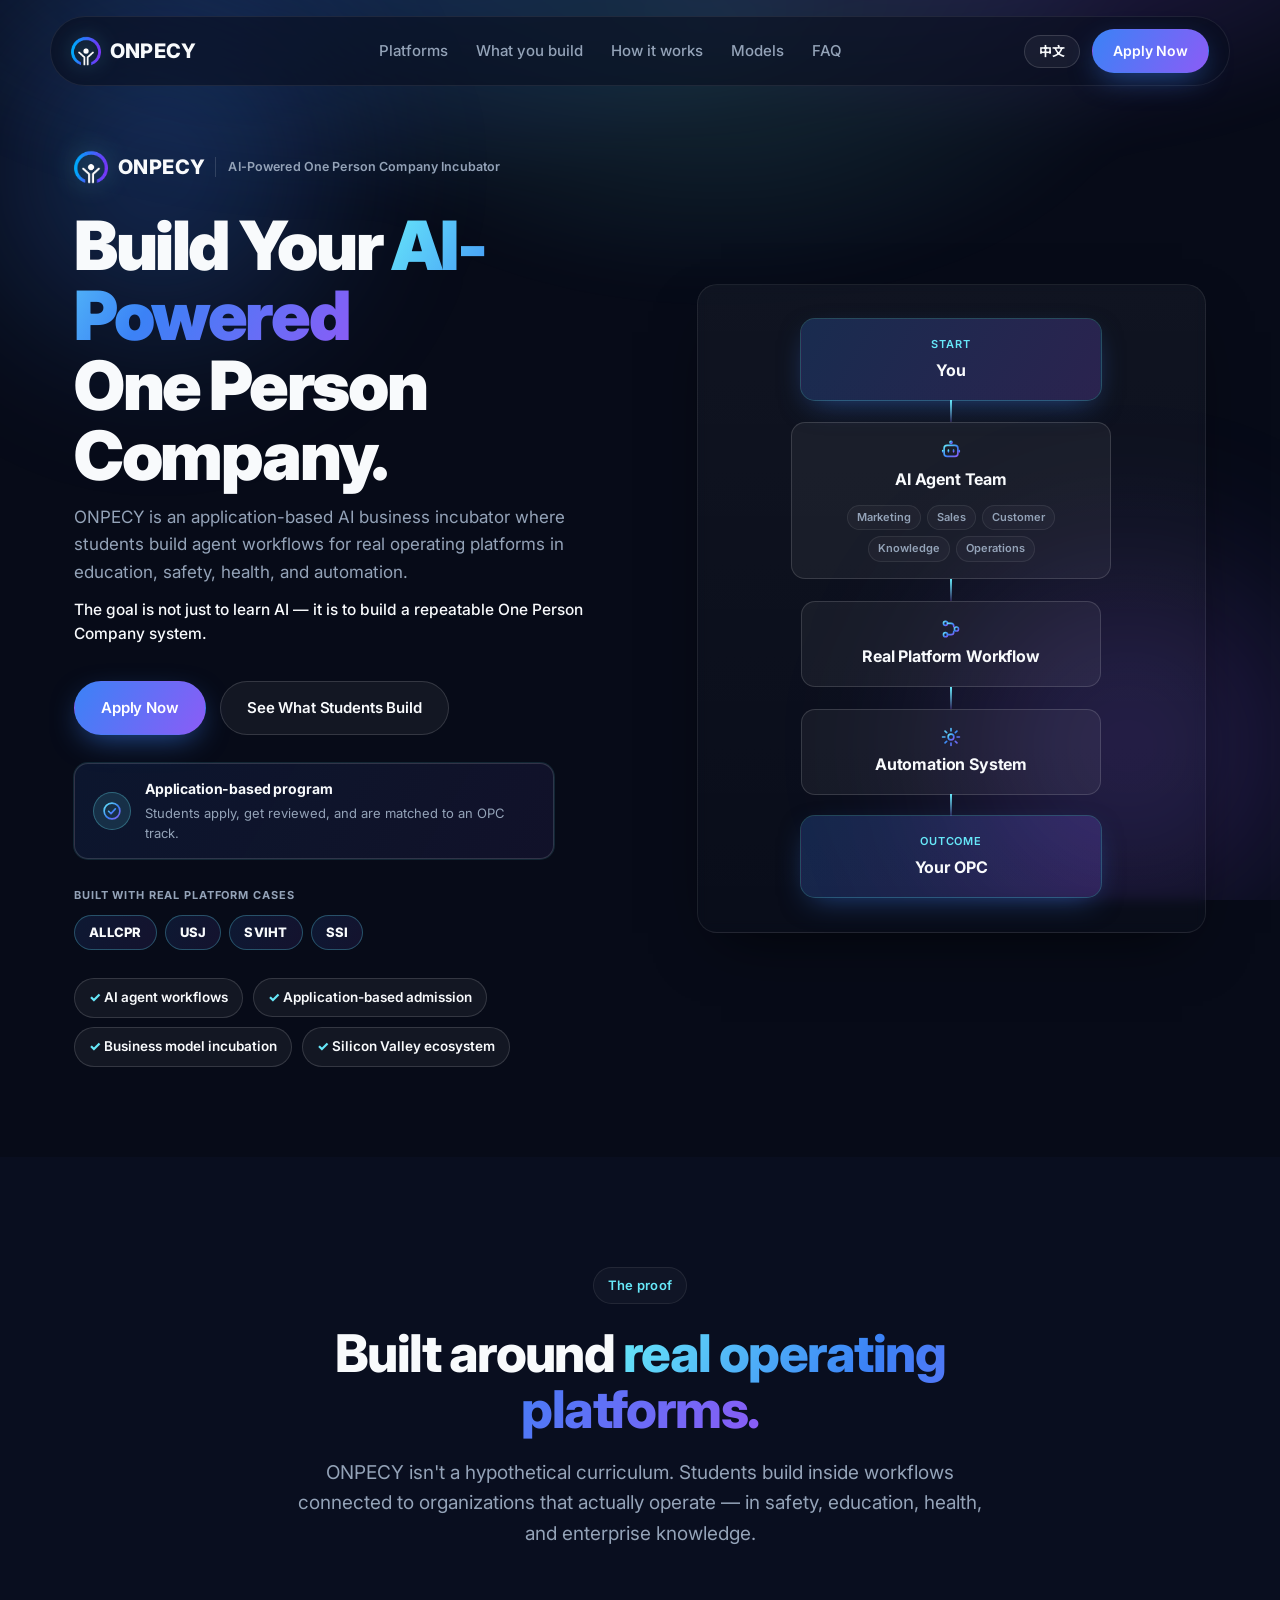
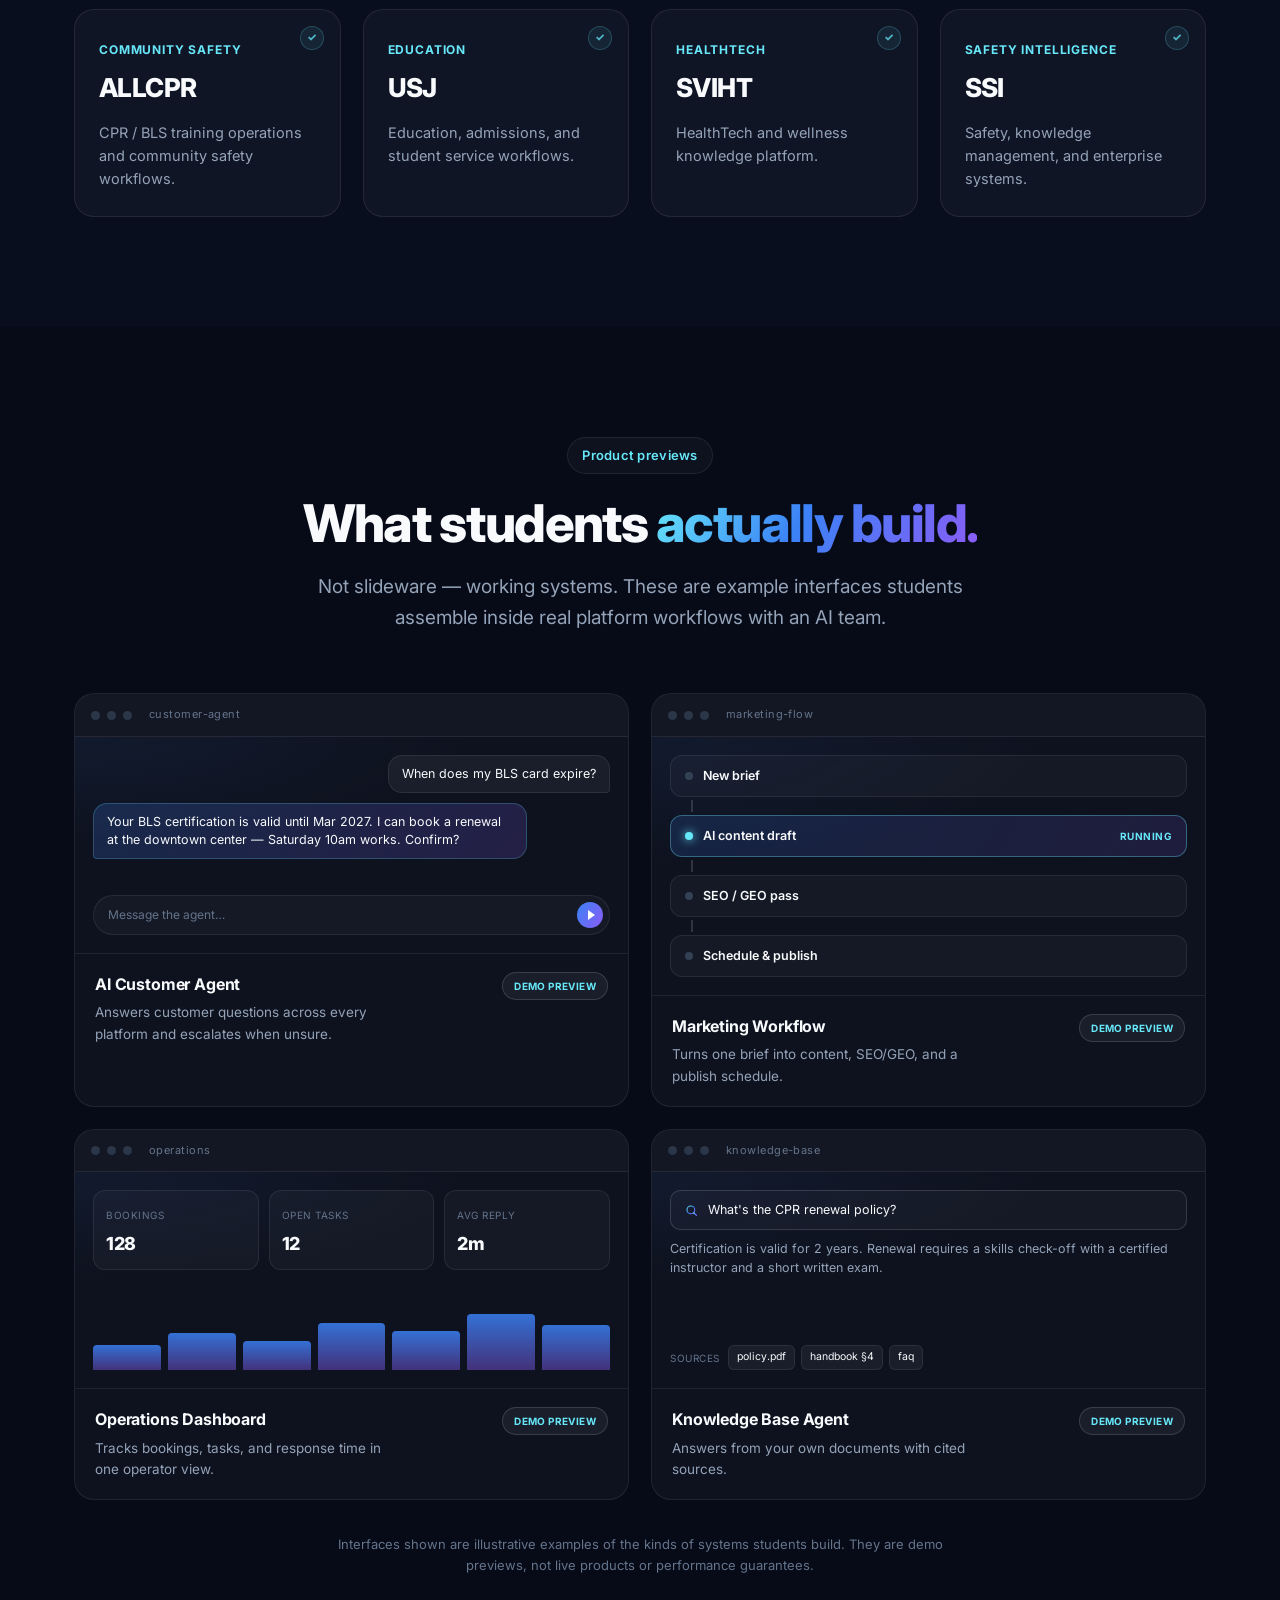
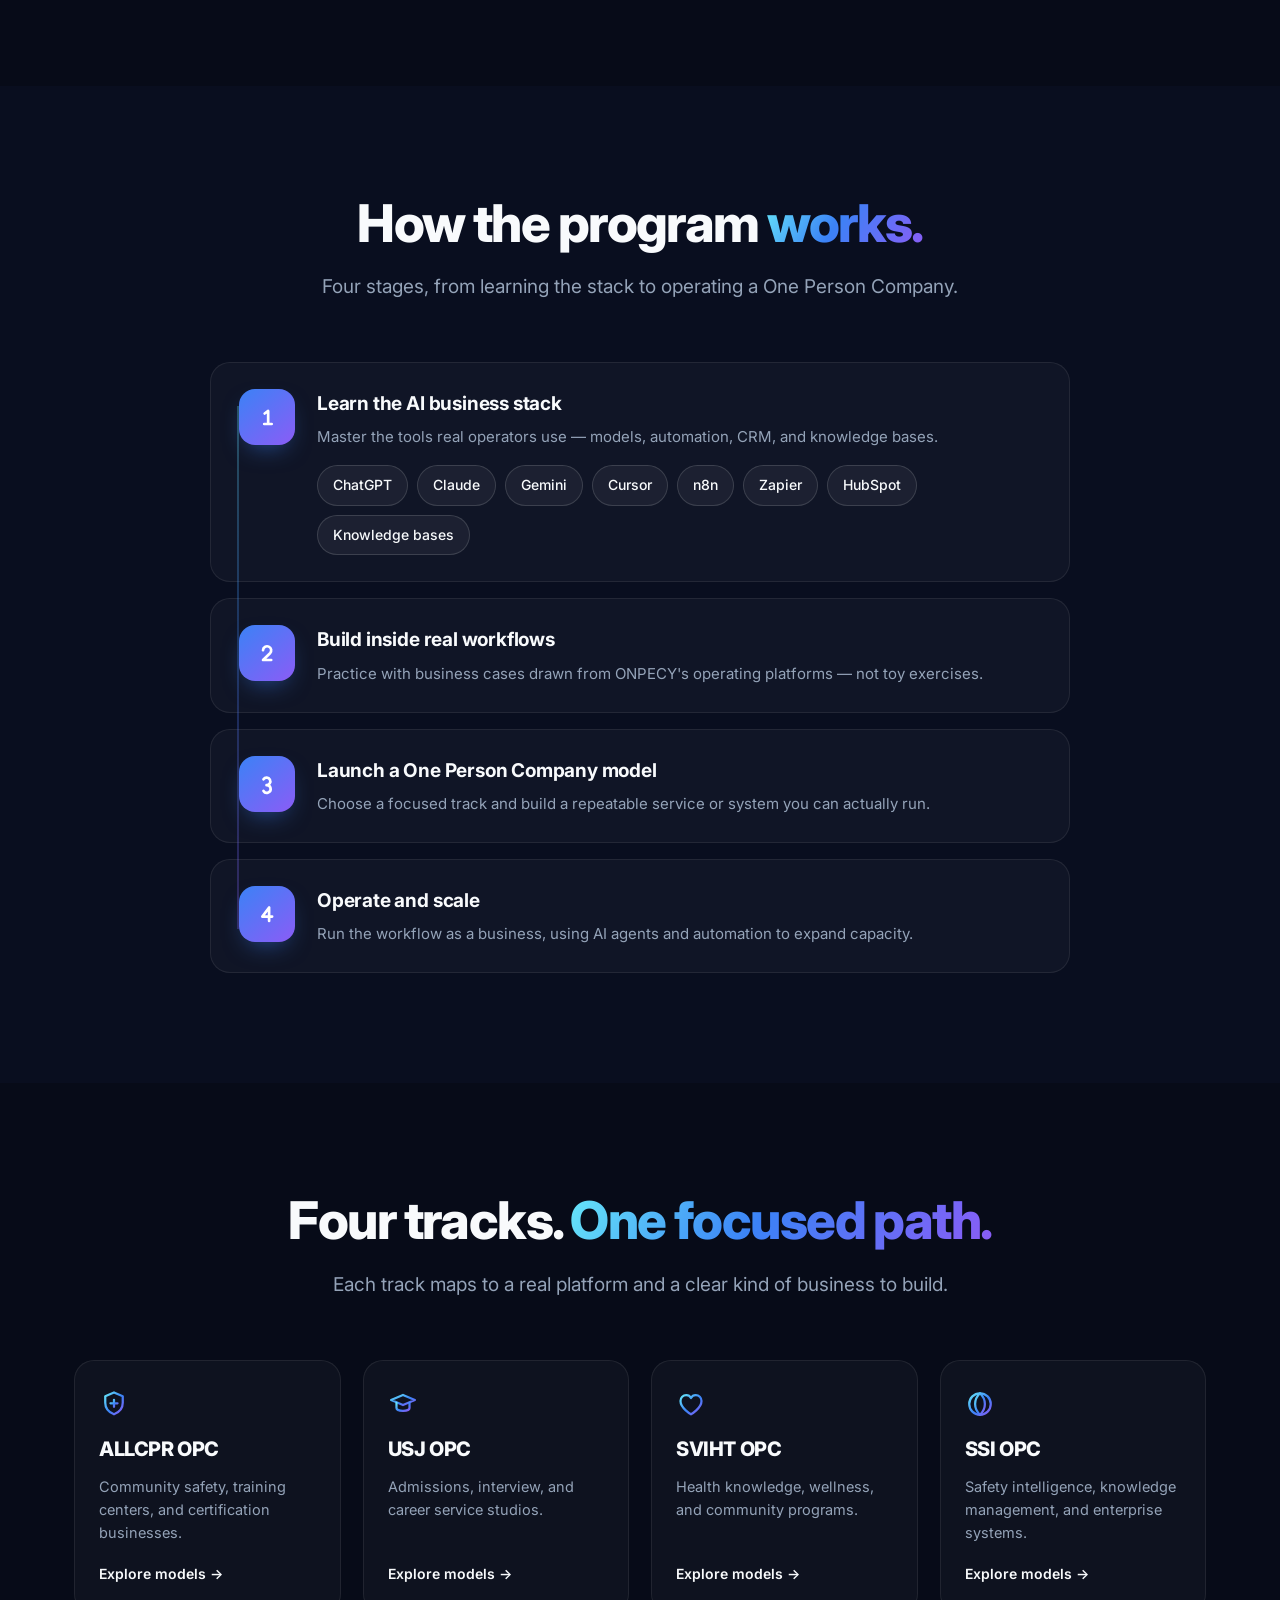
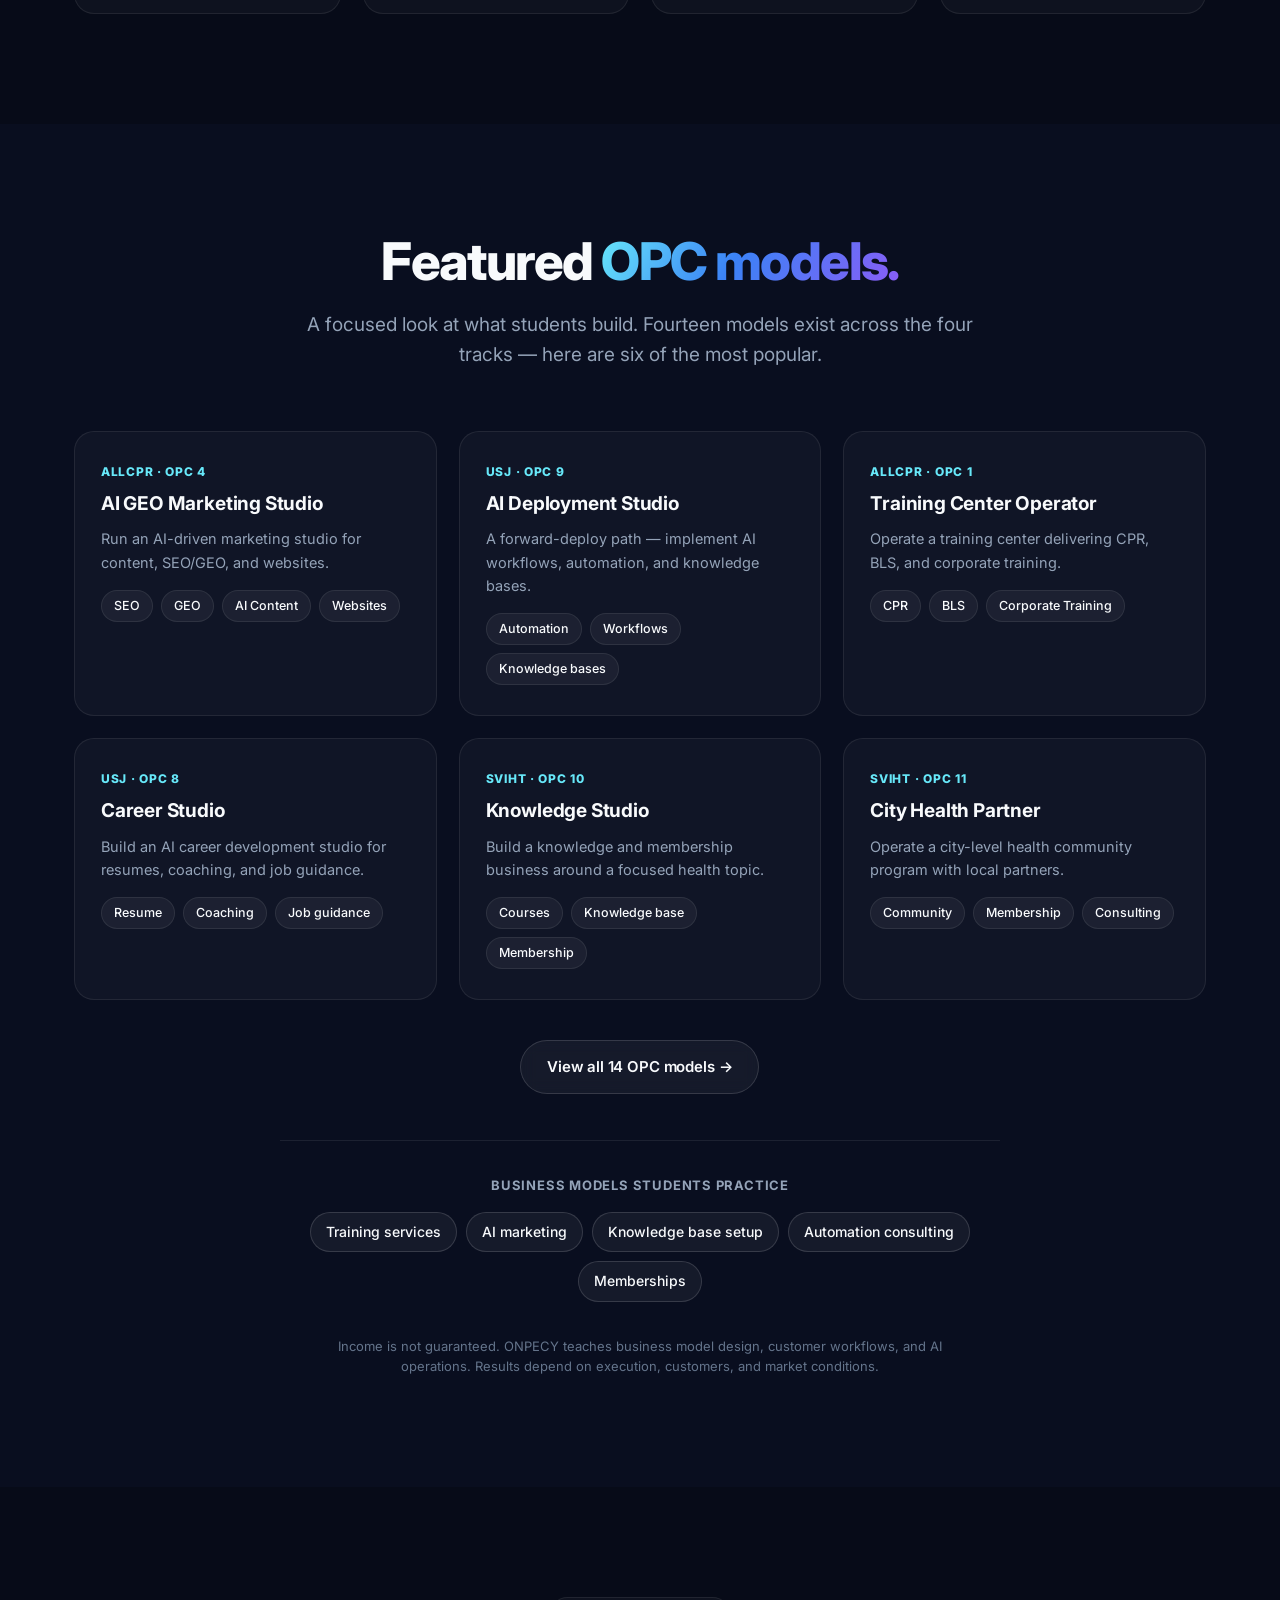
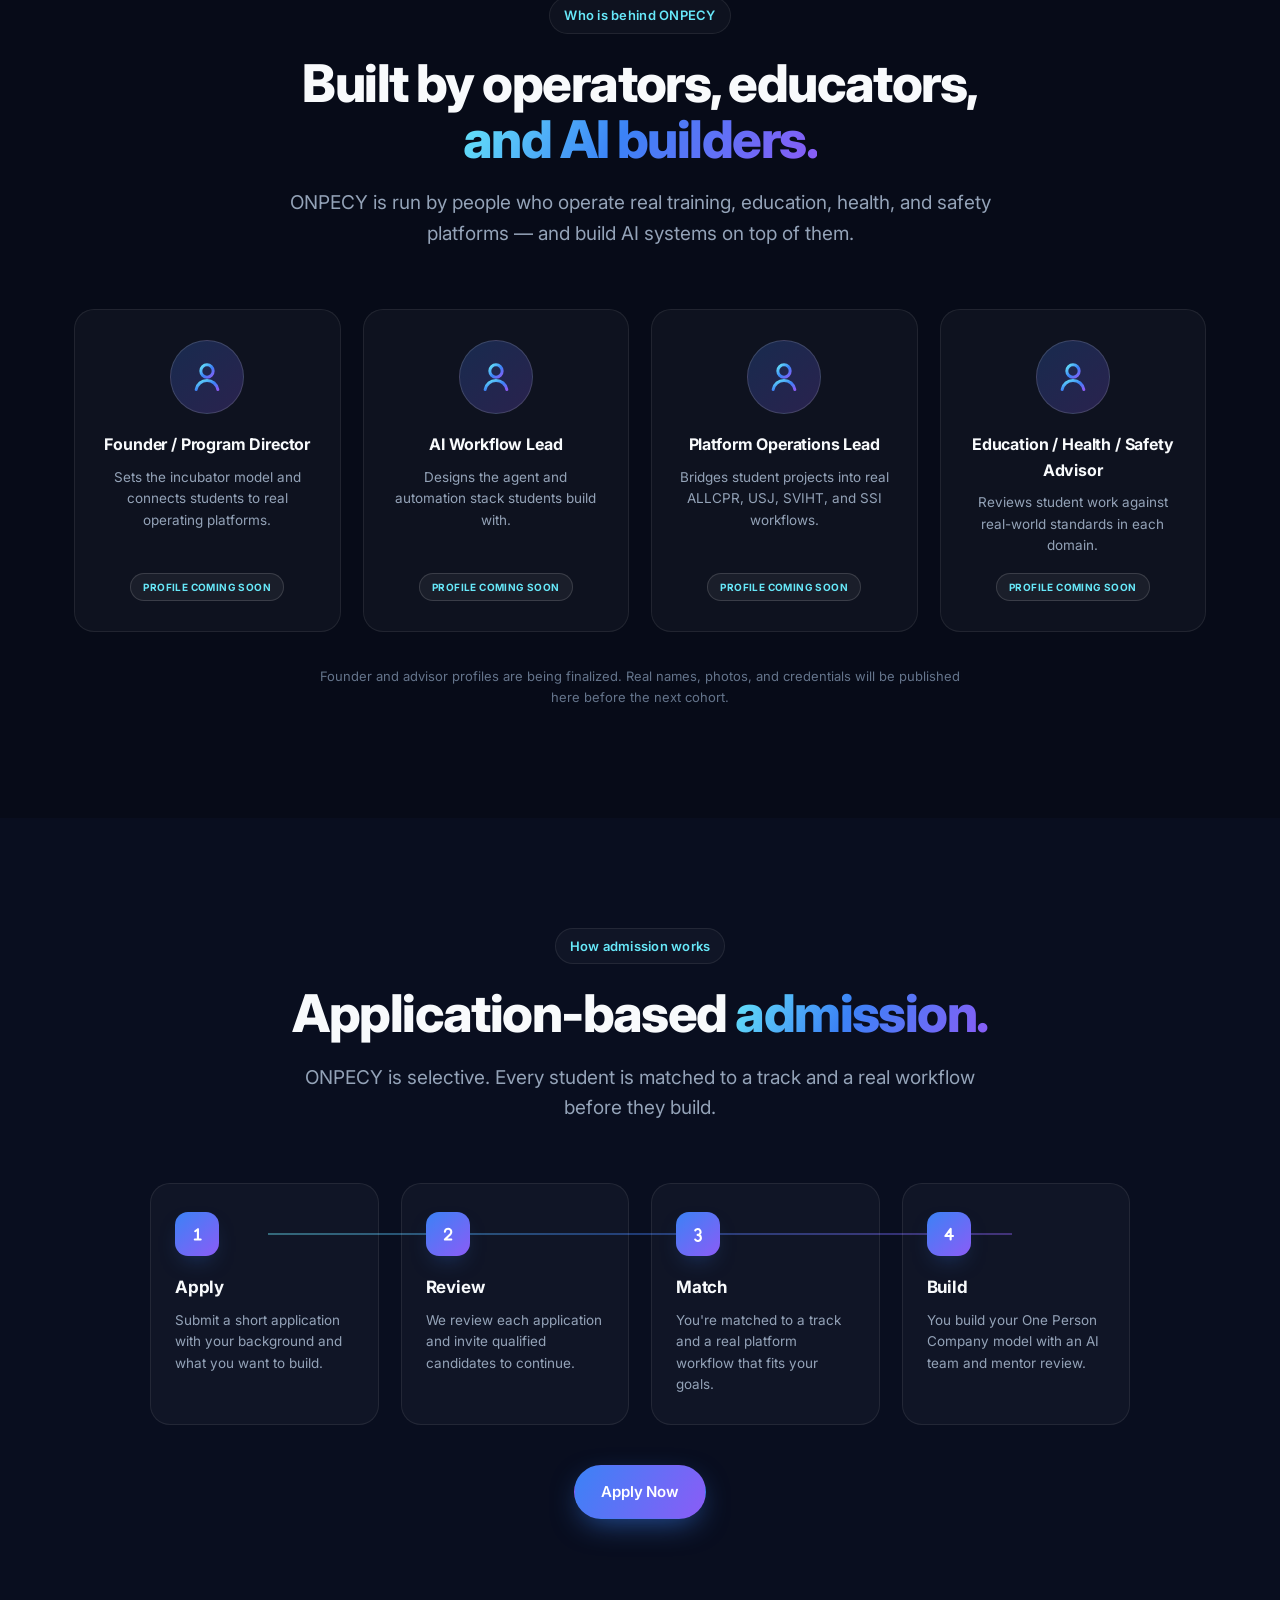
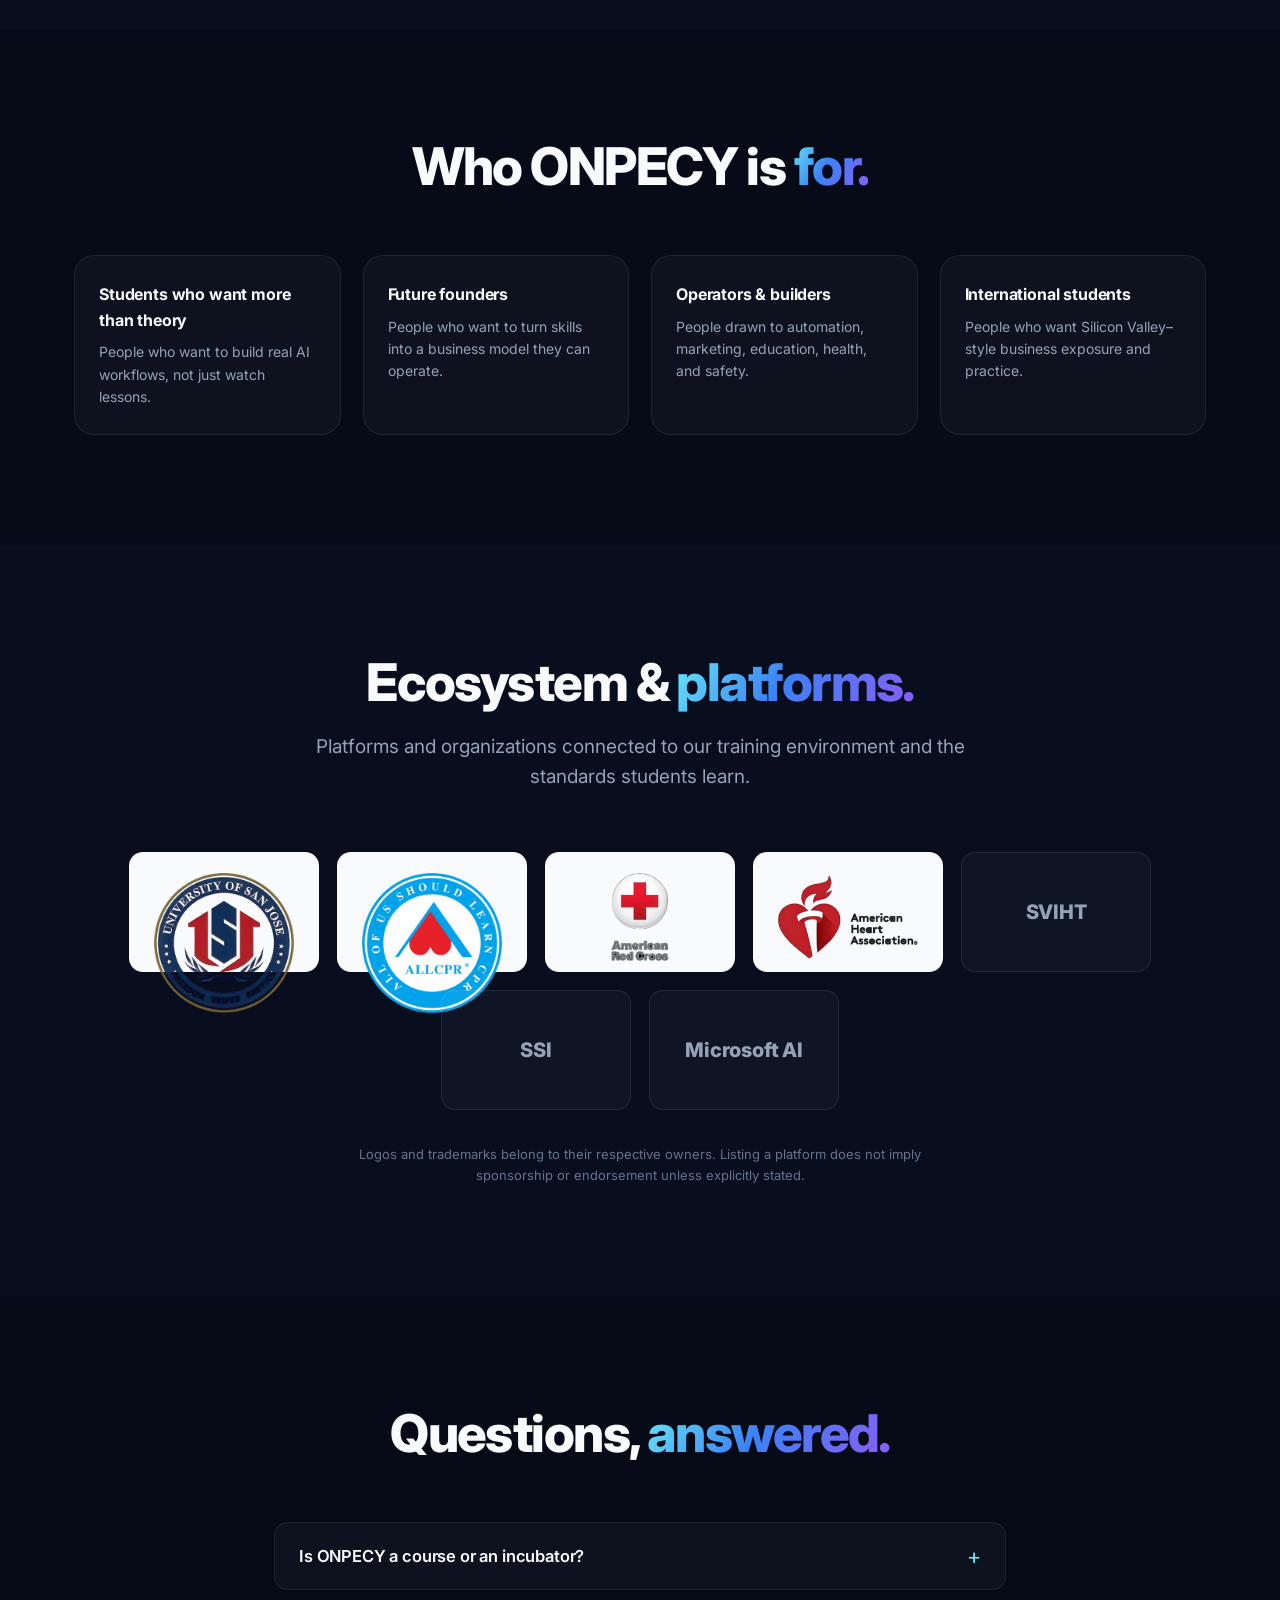
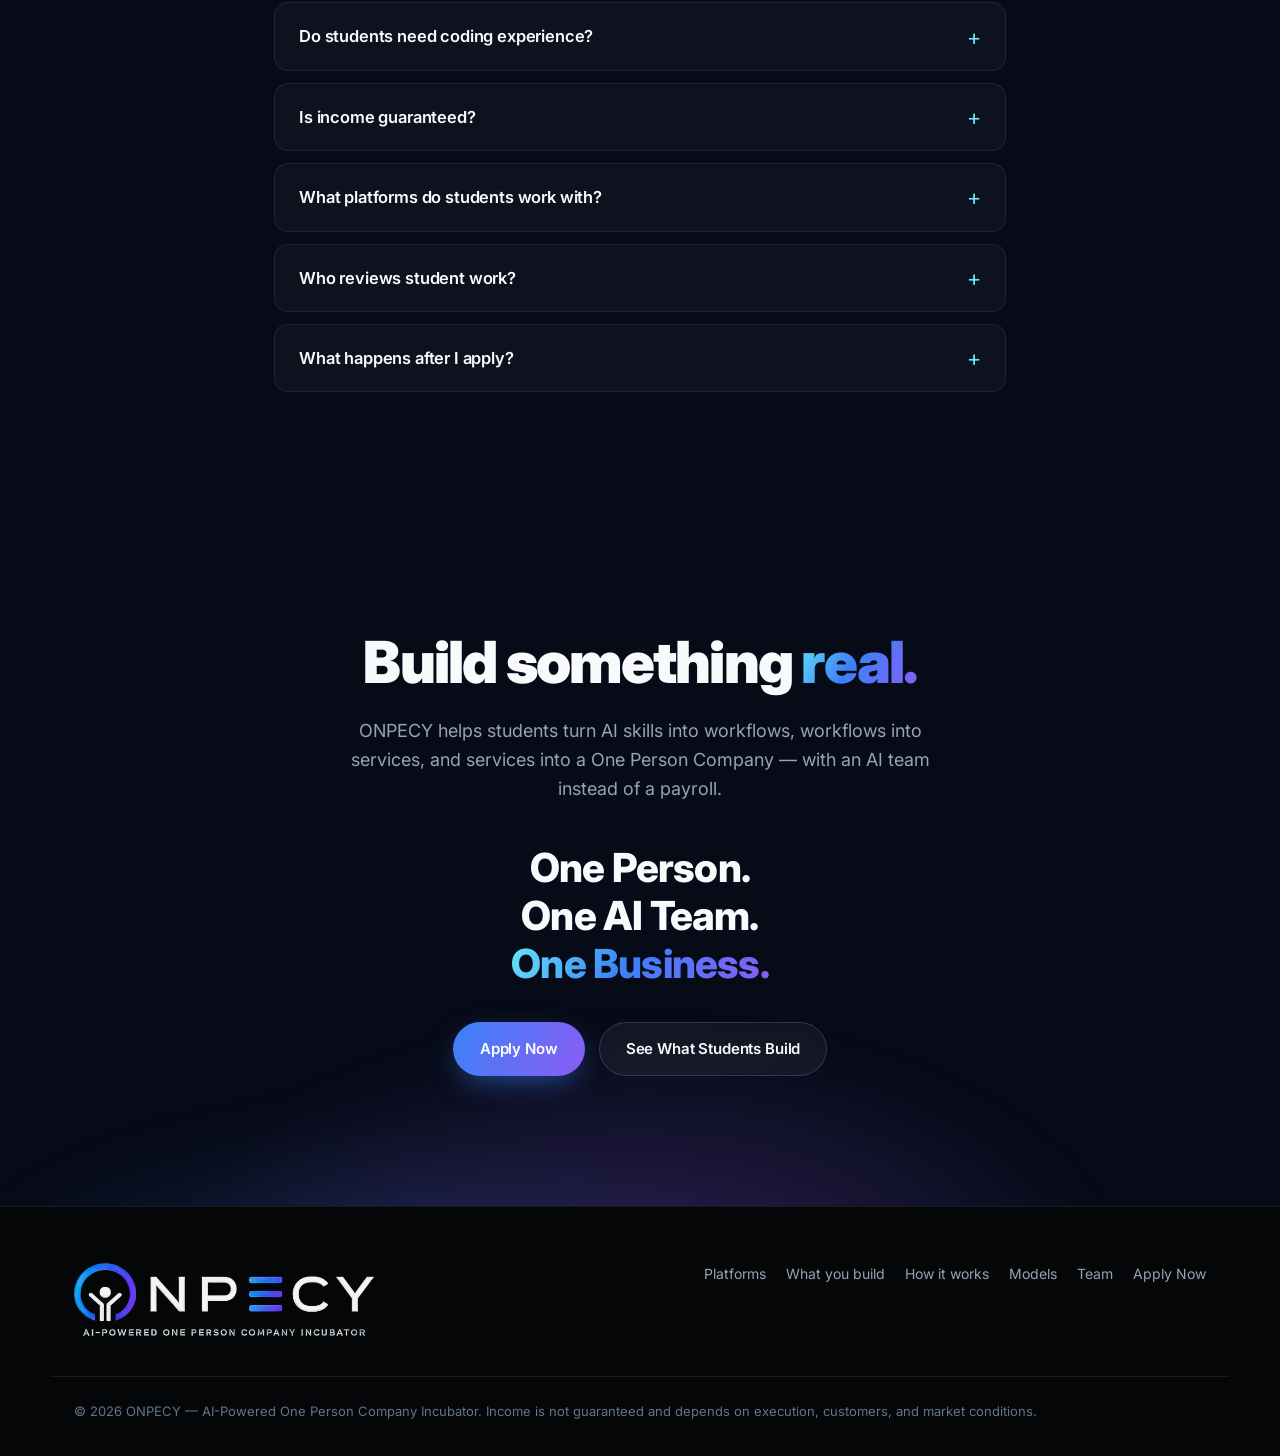
<file: index.html>
<!DOCTYPE html>
<html lang="en">
<head>
  <meta charset="UTF-8" />
  <meta name="viewport" content="width=device-width, initial-scale=1.0" />
  <meta name="theme-color" content="#070B18" />
  <link rel="icon" type="image/png" href="images/favicon.png" />
  <link rel="apple-touch-icon" href="images/favicon.png" />
  <meta property="og:title" content="ONPECY — AI-Powered One Person Company Incubator" />
  <meta property="og:description" content="An application-based AI business incubator where students build real workflows, AI agents, and business models on real operating platforms in education, safety, health, and automation." />
  <meta property="og:image" content="images/image.png" />
  <title>ONPECY — AI-Powered One Person Company Incubator</title>
  <link rel="preconnect" href="https://fonts.googleapis.com" />
  <link rel="preconnect" href="https://fonts.gstatic.com" crossorigin />
  <link href="https://fonts.googleapis.com/css2?family=Inter:wght@400;500;600;700;800;900&family=Noto+Sans+SC:wght@400;500;700;900&display=swap" rel="stylesheet" />
  <link rel="stylesheet" href="styles.css?v=6" />
</head>
<body>
  <!-- ================= AMBIENT BACKGROUND (slow drifting orbs) ================= -->
  <div class="ambient" aria-hidden="true">
    <span class="ambient-orb ambient-orb--blue"></span>
    <span class="ambient-orb ambient-orb--violet"></span>
  </div>

  <!-- ================= SVG ICON SPRITE ================= -->
  <svg width="0" height="0" style="position:absolute" aria-hidden="true" focusable="false">
    <defs>
      <linearGradient id="icoGrad" x1="0" y1="0" x2="1" y2="1">
        <stop offset="0" stop-color="#67E8F9" />
        <stop offset=".55" stop-color="#3B82F6" />
        <stop offset="1" stop-color="#8B5CF6" />
      </linearGradient>
    </defs>
    <symbol id="ic-robot" viewBox="0 0 24 24">
      <circle cx="12" cy="3.6" r="1.1" /><path d="M12 4.7V7" />
      <rect x="4.5" y="7" width="15" height="12" rx="3.2" />
      <path d="M3 12.5v1.5M21 12.5v1.5" /><path d="M9.2 12.2v1.8M14.8 12.2v1.8" /><path d="M9.5 16.3h5" />
    </symbol>
    <symbol id="ic-flow" viewBox="0 0 24 24">
      <circle cx="6" cy="5.8" r="2.2" /><circle cx="6" cy="18.2" r="2.2" /><circle cx="18" cy="12" r="2.2" />
      <path d="M8.2 5.8H12a3 3 0 0 1 3 3v.8" /><path d="M8.2 18.2H12a3 3 0 0 0 3-3v-.8" />
    </symbol>
    <symbol id="ic-gear" viewBox="0 0 24 24">
      <circle cx="12" cy="12" r="3.1" />
      <path d="M12 2.8v2.6M12 18.6v2.6M21.2 12h-2.6M5.4 12H2.8M18.5 5.5l-1.8 1.8M7.3 16.7l-1.8 1.8M18.5 18.5l-1.8-1.8M7.3 7.3 5.5 5.5" />
    </symbol>
    <symbol id="ic-rocket" viewBox="0 0 24 24">
      <path d="M12 2.6c2.9 1.7 4.6 5 4.6 8.8L14 14h-4l-2.6-2.6C7.4 7.6 9.1 4.3 12 2.6Z" />
      <circle cx="12" cy="9.4" r="1.5" /><path d="M10 14l-2.4 2.6 2.6-.8M14 14l2.4 2.6-2.6-.8" /><path d="M12 17.2v3" />
    </symbol>
    <symbol id="ic-shield" viewBox="0 0 24 24">
      <path d="M12 2.8l7 3v5.2c0 4.6-3 7.7-7 9.2-4-1.5-7-4.6-7-9.2V5.8l7-3Z" /><path d="M12 8.6v5.6M9.2 11.4h5.6" />
    </symbol>
    <symbol id="ic-cap" viewBox="0 0 24 24">
      <path d="M2.5 8.8 12 4.8l9.5 4-9.5 4-9.5-4Z" /><path d="M6.8 11v4.2c0 1.2 2.3 2.2 5.2 2.2s5.2-1 5.2-2.2V11" /><path d="M21.5 8.8v4.6" />
    </symbol>
    <symbol id="ic-heart" viewBox="0 0 24 24">
      <path d="M12 20.2S3.6 15.4 3.6 9.6C3.6 6.9 5.7 4.9 8.2 4.9c1.7 0 3.1 1 3.8 2.3.7-1.3 2.1-2.3 3.8-2.3 2.5 0 4.6 2 4.6 4.7 0 5.8-8.4 10.6-8.4 10.6Z" />
    </symbol>
    <symbol id="ic-globe" viewBox="0 0 24 24">
      <circle cx="12" cy="12" r="8.6" /><path d="M3.4 12h17.2" />
      <path d="M12 3.4c2.5 2.4 3.9 5.4 3.9 8.6S14.5 18.2 12 20.6C9.5 18.2 8.1 15.2 8.1 12S9.5 5.8 12 3.4Z" />
    </symbol>
    <symbol id="ic-user" viewBox="0 0 24 24">
      <circle cx="12" cy="8.4" r="3.7" /><path d="M5.5 19.5a6.6 6.6 0 0 1 13 0" />
    </symbol>
    <symbol id="ic-search" viewBox="0 0 24 24">
      <circle cx="11" cy="11" r="6.2" /><path d="M20 20l-4.4-4.4" />
    </symbol>
    <symbol id="ic-check" viewBox="0 0 24 24">
      <circle cx="12" cy="12" r="8.6" /><path d="M8.3 12.3l2.6 2.6 4.8-5.2" />
    </symbol>
  </svg>

  <!-- ================= NAV ================= -->
  <header class="nav" id="nav">
    <div class="nav__inner">
      <a href="#hero" class="brand" aria-label="ONPECY home">
        <img class="brand__mark" src="images/onpecy-icon.png" alt="" width="30" height="30" />
        <span class="brand__name">ONPECY</span>
      </a>
      <nav class="nav__links" aria-label="Primary">
        <a href="#platforms" data-i18n="nav_platforms">Platforms</a>
        <a href="#build" data-i18n="nav_build">What you build</a>
        <a href="#how" data-i18n="nav_how">How it works</a>
        <a href="models.html" data-i18n="nav_models">Models</a>
        <a href="#faq" data-i18n="nav_faq">FAQ</a>
      </nav>
      <div class="nav__actions">
        <button class="langtoggle" id="langToggle" type="button" aria-label="Switch language">中文</button>
        <a href="apply.html" class="btn btn--primary btn--sm" data-i18n="cta_apply">Apply Now</a>
      </div>
      <button class="nav__toggle" id="navToggle" aria-label="Toggle menu" aria-expanded="false">
        <span></span><span></span><span></span>
      </button>
    </div>
    <div class="nav__mobile" id="navMobile">
      <a href="#platforms" data-i18n="nav_platforms">Platforms</a>
      <a href="#build" data-i18n="nav_build">What you build</a>
      <a href="#how" data-i18n="nav_how">How it works</a>
      <a href="models.html" data-i18n="nav_models">Models</a>
      <a href="#team" data-i18n="nav_team">Team</a>
      <a href="#faq" data-i18n="nav_faq">FAQ</a>
      <button class="langtoggle langtoggle--block" id="langToggleMobile" type="button">中文</button>
      <a href="apply.html" class="btn btn--primary" data-i18n="cta_apply">Apply Now</a>
    </div>
  </header>

  <main>
    <!-- ================= HERO ================= -->
    <section class="hero" id="hero">
      <div class="hero__glow" aria-hidden="true"></div>
      <div class="container hero__grid">
        <div class="hero__copy hero-seq">
          <div class="hero__brand">
            <img class="hero__brand-mark" src="images/onpecy-icon.png" alt="" width="36" height="36" />
            <span class="hero__brand-name">ONPECY</span>
            <span class="hero__brand-tag" data-i18n="brand_tagline">AI-Powered One Person Company Incubator</span>
          </div>
          <h1 class="hero__title"><span data-i18n="hero_t1">Build Your </span><span class="grad" data-i18n="hero_t2">AI-Powered</span><br /><span data-i18n="hero_t3">One Person Company.</span></h1>
          <p class="hero__sub" data-i18n="hero_sub">ONPECY is an application-based AI business incubator where students build agent workflows for real operating platforms in education, safety, health, and automation.</p>
          <p class="hero__sub2" data-i18n="hero_sub2">The goal is not just to learn AI — it is to build a repeatable One Person Company system.</p>
          <div class="hero__cta">
            <a href="apply.html" class="btn btn--primary" data-i18n="cta_apply">Apply Now</a>
            <a href="#build" class="btn btn--ghost" data-i18n="cta_seebuild">See What Students Build</a>
          </div>

          <div class="admitcard">
            <span class="admitcard__ico" aria-hidden="true"><svg class="ico"><use href="#ic-check" /></svg></span>
            <div>
              <span class="admitcard__t" data-i18n="hero_admit_t">Application-based program</span>
              <span class="admitcard__p" data-i18n="hero_admit_p">Students apply, get reviewed, and are matched to an OPC track.</span>
            </div>
          </div>

          <div class="hero__proof">
            <span class="hero__proof-label" data-i18n="hero_proof_label">Built with real platform cases</span>
            <div class="hero__proof-names"><span>ALLCPR</span><span>USJ</span><span>SVIHT</span><span>SSI</span></div>
          </div>

          <ul class="trustchips" aria-label="What ONPECY offers">
            <li data-i18n="chip_agentflows">AI agent workflows</li>
            <li data-i18n="chip_admission">Application-based admission</li>
            <li data-i18n="chip_incubation">Business model incubation</li>
            <li data-i18n="chip_ecosystem">Silicon Valley ecosystem</li>
          </ul>
        </div>

        <div class="flow flow-anim" aria-label="From you to your OPC" role="img">
          <div class="flow__node flow__node--you flow-card">
            <span class="flow__tag" data-i18n="flow_start">Start</span>
            <span class="flow__label" data-i18n="flow_you">You</span>
          </div>
          <div class="flow__line flow-line"></div>
          <div class="flow__node flow__node--team flow-card">
            <span class="flow__ico"><svg class="ico"><use href="#ic-robot" /></svg></span>
            <span class="flow__label" data-i18n="flow_aiteam">AI Agent Team</span>
            <div class="flow__agents">
              <span data-i18n="ag_marketing">Marketing</span><span data-i18n="ag_sales">Sales</span><span data-i18n="ag_customer">Customer</span><span data-i18n="ag_knowledge">Knowledge</span><span data-i18n="ag_operations">Operations</span>
            </div>
          </div>
          <div class="flow__line flow-line"></div>
          <div class="flow__node flow-card"><span class="flow__ico"><svg class="ico"><use href="#ic-flow" /></svg></span><span class="flow__label" data-i18n="flow_workflow">Real Platform Workflow</span></div>
          <div class="flow__line flow-line"></div>
          <div class="flow__node flow-card"><span class="flow__ico"><svg class="ico"><use href="#ic-gear" /></svg></span><span class="flow__label" data-i18n="flow_automation">Automation System</span></div>
          <div class="flow__line flow-line"></div>
          <div class="flow__node flow__node--company flow-card">
            <span class="flow__tag" data-i18n="flow_outcome">Outcome</span>
            <span class="flow__label" data-i18n="flow_company">Your OPC</span>
          </div>
        </div>
      </div>
    </section>

    <!-- ================= PROOF: REAL PLATFORMS ================= -->
    <section class="section section--alt" id="platforms">
      <div class="container">
        <div class="section__head reveal">
          <span class="eyebrow eyebrow--center" data-i18n="proof_eyebrow">The proof</span>
          <h2 class="section__title"><span data-i18n="proof_t1">Built around </span><span class="grad" data-i18n="proof_t2">real operating platforms.</span></h2>
          <p class="section__lead" data-i18n="proof_lead">ONPECY isn't a hypothetical curriculum. Students build inside workflows connected to organizations that actually operate — in safety, education, health, and enterprise knowledge.</p>
        </div>
        <div class="grid grid--4">
          <article class="platform reveal">
            <span class="platform__tag" data-i18n="plat_allcpr_tag">Community Safety</span>
            <h3 class="platform__name">ALLCPR</h3>
            <p class="platform__text" data-i18n="plat_allcpr_text">CPR / BLS training operations and community safety workflows.</p>
          </article>
          <article class="platform reveal">
            <span class="platform__tag" data-i18n="plat_usj_tag">Education</span>
            <h3 class="platform__name">USJ</h3>
            <p class="platform__text" data-i18n="plat_usj_text">Education, admissions, and student service workflows.</p>
          </article>
          <article class="platform reveal">
            <span class="platform__tag" data-i18n="plat_sviht_tag">HealthTech</span>
            <h3 class="platform__name">SVIHT</h3>
            <p class="platform__text" data-i18n="plat_sviht_text">HealthTech and wellness knowledge platform.</p>
          </article>
          <article class="platform reveal">
            <span class="platform__tag" data-i18n="plat_ssi_tag">Safety Intelligence</span>
            <h3 class="platform__name">SSI</h3>
            <p class="platform__text" data-i18n="plat_ssi_text">Safety, knowledge management, and enterprise systems.</p>
          </article>
        </div>
      </div>
    </section>

    <!-- ================= WHAT STUDENTS ACTUALLY BUILD (mockups) ================= -->
    <section class="section" id="build">
      <div class="container">
        <div class="section__head reveal">
          <span class="eyebrow eyebrow--center" data-i18n="sb_eyebrow">Product previews</span>
          <h2 class="section__title"><span data-i18n="sb_t1">What students </span><span class="grad" data-i18n="sb_t2">actually build.</span></h2>
          <p class="section__lead" data-i18n="sb_lead">Not slideware — working systems. These are example interfaces students assemble inside real platform workflows with an AI team.</p>
        </div>
        <div class="grid grid--2">
          <!-- AI Customer Agent -->
          <article class="mock reveal">
            <div class="mock__bar" aria-hidden="true"><span class="mock__dot"></span><span class="mock__dot"></span><span class="mock__dot"></span><span>customer-agent</span></div>
            <div class="mock__screen">
              <div class="mk-bubble mk-bubble--user" data-i18n="mock1_user">When does my BLS card expire?</div>
              <div class="mk-bubble mk-bubble--bot" data-i18n="mock1_bot">Your BLS certification is valid until Mar 2027. I can book a renewal at the downtown center — Saturday 10am works. Confirm?</div>
              <div class="mk-input"><span data-i18n="mock1_input">Message the agent…</span><b aria-hidden="true"><i class="mk-send"></i></b></div>
            </div>
            <div class="mock__foot">
              <div><div class="mock__name" data-i18n="mock1_name">AI Customer Agent</div><div class="mock__cap" data-i18n="mock1_cap">Answers customer questions across every platform and escalates when unsure.</div></div>
              <span class="mock__badge" data-i18n="demo_badge">Demo preview</span>
            </div>
          </article>

          <!-- Marketing Workflow -->
          <article class="mock reveal">
            <div class="mock__bar" aria-hidden="true"><span class="mock__dot"></span><span class="mock__dot"></span><span class="mock__dot"></span><span>marketing-flow</span></div>
            <div class="mock__screen">
              <div class="mk-wf">
                <div class="mk-node"><i></i><span data-i18n="mock2_n1">New brief</span></div>
                <div class="mk-link"></div>
                <div class="mk-node mk-node--on"><i></i><span data-i18n="mock2_n2">AI content draft</span> <small data-i18n="mock_running">running</small></div>
                <div class="mk-link"></div>
                <div class="mk-node"><i></i><span data-i18n="mock2_n3">SEO / GEO pass</span></div>
                <div class="mk-link"></div>
                <div class="mk-node"><i></i><span data-i18n="mock2_n4">Schedule &amp; publish</span></div>
              </div>
            </div>
            <div class="mock__foot">
              <div><div class="mock__name" data-i18n="mock2_name">Marketing Workflow</div><div class="mock__cap" data-i18n="mock2_cap">Turns one brief into content, SEO/GEO, and a publish schedule.</div></div>
              <span class="mock__badge" data-i18n="demo_badge">Demo preview</span>
            </div>
          </article>

          <!-- Operations Dashboard -->
          <article class="mock reveal">
            <div class="mock__bar" aria-hidden="true"><span class="mock__dot"></span><span class="mock__dot"></span><span class="mock__dot"></span><span>operations</span></div>
            <div class="mock__screen">
              <div class="mk-stats">
                <div class="mk-stat"><span data-i18n="mock_stat_bookings">Bookings</span><b>128</b></div>
                <div class="mk-stat"><span data-i18n="mock_stat_tasks">Open tasks</span><b>12</b></div>
                <div class="mk-stat"><span data-i18n="mock_stat_reply">Avg reply</span><b>2m</b></div>
              </div>
              <div class="mk-chart" aria-hidden="true">
                <i style="height:38%"></i><i style="height:56%"></i><i style="height:44%"></i><i style="height:72%"></i><i style="height:60%"></i><i style="height:85%"></i><i style="height:68%"></i>
              </div>
            </div>
            <div class="mock__foot">
              <div><div class="mock__name" data-i18n="mock3_name">Operations Dashboard</div><div class="mock__cap" data-i18n="mock3_cap">Tracks bookings, tasks, and response time in one operator view.</div></div>
              <span class="mock__badge" data-i18n="demo_badge">Demo preview</span>
            </div>
          </article>

          <!-- Knowledge Base Agent -->
          <article class="mock reveal">
            <div class="mock__bar" aria-hidden="true"><span class="mock__dot"></span><span class="mock__dot"></span><span class="mock__dot"></span><span>knowledge-base</span></div>
            <div class="mock__screen">
              <div class="mk-search"><svg class="ico" aria-hidden="true"><use href="#ic-search" /></svg><span data-i18n="mock4_q">What's the CPR renewal policy?</span></div>
              <div class="mk-ans" data-i18n="mock4_ans">Certification is valid for 2 years. Renewal requires a skills check-off with a certified instructor and a short written exam.</div>
              <div class="mk-src"><span data-i18n="mock_src">Sources</span><span>policy.pdf</span><span data-i18n="mock4_src_handbook">handbook §4</span><span>faq</span></div>
            </div>
            <div class="mock__foot">
              <div><div class="mock__name" data-i18n="mock4_name">Knowledge Base Agent</div><div class="mock__cap" data-i18n="mock4_cap">Answers from your own documents with cited sources.</div></div>
              <span class="mock__badge" data-i18n="demo_badge">Demo preview</span>
            </div>
          </article>
        </div>
        <p class="disclaimer" data-i18n="sb_note">Interfaces shown are illustrative examples of the kinds of systems students build. They are demo previews, not live products or performance guarantees.</p>
      </div>
    </section>

    <!-- ================= HOW IT WORKS ================= -->
    <section class="section section--alt" id="how">
      <div class="container">
        <div class="section__head reveal">
          <h2 class="section__title"><span data-i18n="how_t1">How the program </span><span class="grad" data-i18n="how_t2">works.</span></h2>
          <p class="section__lead" data-i18n="how_lead">Four stages, from learning the stack to operating a One Person Company.</p>
        </div>
        <ol class="steps reveal">
          <li class="step">
            <span class="step__num" aria-hidden="true"><svg class="num-ico" viewBox="0 0 24 24"><path d="M10 9 L13 6.8 V18 M9.6 18 H16" /></svg></span>
            <div class="step__body">
              <h3 data-i18n="how_s1_t">Learn the AI business stack</h3>
              <p data-i18n="how_s1_p">Master the tools real operators use — models, automation, CRM, and knowledge bases.</p>
              <div class="pills"><span>ChatGPT</span><span>Claude</span><span>Gemini</span><span>Cursor</span><span>n8n</span><span>Zapier</span><span>HubSpot</span><span>Knowledge bases</span></div>
            </div>
          </li>
          <li class="step">
            <span class="step__num" aria-hidden="true"><svg class="num-ico" viewBox="0 0 24 24"><path d="M8.6 9.6a3.5 3.5 0 1 1 6 2.6L8.6 18H15.6" /></svg></span>
            <div class="step__body">
              <h3 data-i18n="how_s2_t">Build inside real workflows</h3>
              <p data-i18n="how_s2_p">Practice with business cases drawn from ONPECY's operating platforms — not toy exercises.</p>
            </div>
          </li>
          <li class="step">
            <span class="step__num" aria-hidden="true"><svg class="num-ico" viewBox="0 0 24 24"><path d="M9 8a3.2 3.2 0 1 1 2.6 5a3.3 3.3 0 1 1 -2.6 5" /></svg></span>
            <div class="step__body">
              <h3 data-i18n="how_s3_t">Launch a One Person Company model</h3>
              <p data-i18n="how_s3_p">Choose a focused track and build a repeatable service or system you can actually run.</p>
            </div>
          </li>
          <li class="step">
            <span class="step__num" aria-hidden="true"><svg class="num-ico" viewBox="0 0 24 24"><path d="M13.8 6.5V18 M13.8 6.5L8 14.2H16.4" /></svg></span>
            <div class="step__body">
              <h3 data-i18n="how_s4_t">Operate and scale</h3>
              <p data-i18n="how_s4_p">Run the workflow as a business, using AI agents and automation to expand capacity.</p>
            </div>
          </li>
        </ol>
      </div>
    </section>

    <!-- ================= TRACKS ================= -->
    <section class="section" id="tracks">
      <div class="container">
        <div class="section__head reveal">
          <h2 class="section__title"><span data-i18n="tracks_t1">Four tracks. </span><span class="grad" data-i18n="tracks_t2">One focused path.</span></h2>
          <p class="section__lead" data-i18n="tracks_lead">Each track maps to a real platform and a clear kind of business to build.</p>
        </div>
        <div class="grid grid--4">
          <article class="track reveal">
            <span class="track__ico"><svg class="ico"><use href="#ic-shield" /></svg></span>
            <h3 class="track__name">ALLCPR OPC</h3>
            <p class="track__text" data-i18n="track_allcpr">Community safety, training centers, and certification businesses.</p>
            <a href="models.html#allcpr" class="link" data-i18n="explore_models">Explore models →</a>
          </article>
          <article class="track reveal">
            <span class="track__ico"><svg class="ico"><use href="#ic-cap" /></svg></span>
            <h3 class="track__name">USJ OPC</h3>
            <p class="track__text" data-i18n="track_usj">Admissions, interview, and career service studios.</p>
            <a href="models.html#usj" class="link" data-i18n="explore_models">Explore models →</a>
          </article>
          <article class="track reveal">
            <span class="track__ico"><svg class="ico"><use href="#ic-heart" /></svg></span>
            <h3 class="track__name">SVIHT OPC</h3>
            <p class="track__text" data-i18n="track_sviht">Health knowledge, wellness, and community programs.</p>
            <a href="models.html#sviht" class="link" data-i18n="explore_models">Explore models →</a>
          </article>
          <article class="track reveal">
            <span class="track__ico"><svg class="ico"><use href="#ic-globe" /></svg></span>
            <h3 class="track__name">SSI OPC</h3>
            <p class="track__text" data-i18n="track_ssi">Safety intelligence, knowledge management, and enterprise systems.</p>
            <a href="models.html#ssi" class="link" data-i18n="explore_models">Explore models →</a>
          </article>
        </div>
      </div>
    </section>

    <!-- ================= FEATURED MODELS ================= -->
    <section class="section section--alt" id="models">
      <div class="container">
        <div class="section__head reveal">
          <h2 class="section__title"><span data-i18n="feat_t1">Featured </span><span class="grad" data-i18n="feat_t2">OPC models.</span></h2>
          <p class="section__lead" data-i18n="feat_lead">A focused look at what students build. Fourteen models exist across the four tracks — here are six of the most popular.</p>
        </div>
        <div class="grid grid--3">
          <article class="model reveal">
            <span class="model__num">ALLCPR · OPC 4</span>
            <h3 class="model__name">AI GEO Marketing Studio</h3>
            <p class="model__text" data-i18n="feat_m4">Run an AI-driven marketing studio for content, SEO/GEO, and websites.</p>
            <div class="chips"><span>SEO</span><span>GEO</span><span>AI Content</span><span>Websites</span></div>
          </article>
          <article class="model reveal">
            <span class="model__num">USJ · OPC 9</span>
            <h3 class="model__name">AI Deployment Studio</h3>
            <p class="model__text" data-i18n="feat_m9">A forward-deploy path — implement AI workflows, automation, and knowledge bases.</p>
            <div class="chips"><span>Automation</span><span>Workflows</span><span>Knowledge bases</span></div>
          </article>
          <article class="model reveal">
            <span class="model__num">ALLCPR · OPC 1</span>
            <h3 class="model__name">Training Center Operator</h3>
            <p class="model__text" data-i18n="feat_m1">Operate a training center delivering CPR, BLS, and corporate training.</p>
            <div class="chips"><span>CPR</span><span>BLS</span><span>Corporate Training</span></div>
          </article>
          <article class="model reveal">
            <span class="model__num">USJ · OPC 8</span>
            <h3 class="model__name">Career Studio</h3>
            <p class="model__text" data-i18n="feat_m8">Build an AI career development studio for resumes, coaching, and job guidance.</p>
            <div class="chips"><span>Resume</span><span>Coaching</span><span>Job guidance</span></div>
          </article>
          <article class="model reveal">
            <span class="model__num">SVIHT · OPC 10</span>
            <h3 class="model__name">Knowledge Studio</h3>
            <p class="model__text" data-i18n="feat_m10">Build a knowledge and membership business around a focused health topic.</p>
            <div class="chips"><span>Courses</span><span>Knowledge base</span><span>Membership</span></div>
          </article>
          <article class="model reveal">
            <span class="model__num">SVIHT · OPC 11</span>
            <h3 class="model__name">City Health Partner</h3>
            <p class="model__text" data-i18n="feat_m11">Operate a city-level health community program with local partners.</p>
            <div class="chips"><span>Community</span><span>Membership</span><span>Consulting</span></div>
          </article>
        </div>

        <div class="models__cta reveal">
          <a href="models.html" class="btn btn--ghost" data-i18n="feat_viewall">View all 14 OPC models →</a>
        </div>

        <div class="channels reveal">
          <p class="channels__label" data-i18n="channels_label">Business Models Students Practice</p>
          <div class="pills pills--center"><span data-i18n="ch_training">Training services</span><span data-i18n="ch_marketing">AI marketing</span><span data-i18n="ch_kb">Knowledge base setup</span><span data-i18n="ch_automation">Automation consulting</span><span data-i18n="ch_membership">Memberships</span></div>
          <p class="disclaimer" data-i18n="channels_disc">Income is not guaranteed. ONPECY teaches business model design, customer workflows, and AI operations. Results depend on execution, customers, and market conditions.</p>
        </div>
      </div>
    </section>

    <!-- ================= WHO IS BEHIND ONPECY (team) ================= -->
    <section class="section" id="team">
      <div class="container">
        <div class="section__head reveal">
          <span class="eyebrow eyebrow--center" data-i18n="team_eyebrow">Who is behind ONPECY</span>
          <h2 class="section__title"><span data-i18n="team_t1">Built by operators, educators, </span><span class="grad" data-i18n="team_t2">and AI builders.</span></h2>
          <p class="section__lead" data-i18n="team_lead">ONPECY is run by people who operate real training, education, health, and safety platforms — and build AI systems on top of them.</p>
        </div>
        <div class="grid grid--4">
          <article class="member reveal">
            <span class="member__avatar" aria-hidden="true"><svg class="ico"><use href="#ic-user" /></svg></span>
            <h3 class="member__role" data-i18n="role1_t">Founder / Program Director</h3>
            <p class="member__desc" data-i18n="role1_p">Sets the incubator model and connects students to real operating platforms.</p>
            <span class="member__soon" data-i18n="role_soon">Profile coming soon</span>
          </article>
          <article class="member reveal">
            <span class="member__avatar" aria-hidden="true"><svg class="ico"><use href="#ic-user" /></svg></span>
            <h3 class="member__role" data-i18n="role2_t">AI Workflow Lead</h3>
            <p class="member__desc" data-i18n="role2_p">Designs the agent and automation stack students build with.</p>
            <span class="member__soon" data-i18n="role_soon">Profile coming soon</span>
          </article>
          <article class="member reveal">
            <span class="member__avatar" aria-hidden="true"><svg class="ico"><use href="#ic-user" /></svg></span>
            <h3 class="member__role" data-i18n="role3_t">Platform Operations Lead</h3>
            <p class="member__desc" data-i18n="role3_p">Bridges student projects into real ALLCPR, USJ, SVIHT, and SSI workflows.</p>
            <span class="member__soon" data-i18n="role_soon">Profile coming soon</span>
          </article>
          <article class="member reveal">
            <span class="member__avatar" aria-hidden="true"><svg class="ico"><use href="#ic-user" /></svg></span>
            <h3 class="member__role" data-i18n="role4_t">Education / Health / Safety Advisor</h3>
            <p class="member__desc" data-i18n="role4_p">Reviews student work against real-world standards in each domain.</p>
            <span class="member__soon" data-i18n="role_soon">Profile coming soon</span>
          </article>
        </div>
        <p class="team__note" data-i18n="team_note">Founder and advisor profiles are being finalized. Real names, photos, and credentials will be published here before the next cohort.</p>
      </div>
    </section>

    <!-- ================= APPLICATION-BASED ADMISSION ================= -->
    <section class="section section--alt" id="admission">
      <div class="container">
        <div class="section__head reveal">
          <span class="eyebrow eyebrow--center" data-i18n="adm_eyebrow">How admission works</span>
          <h2 class="section__title"><span data-i18n="adm_t1">Application-based </span><span class="grad" data-i18n="adm_t2">admission.</span></h2>
          <p class="section__lead" data-i18n="adm_lead">ONPECY is selective. Every student is matched to a track and a real workflow before they build.</p>
        </div>
        <div class="process reveal">
          <article class="pstep">
            <span class="pstep__num" aria-hidden="true"><svg class="num-ico" viewBox="0 0 24 24"><path d="M10 9 L13 6.8 V18 M9.6 18 H16" /></svg></span>
            <h3 data-i18n="adm_s1_t">Apply</h3>
            <p data-i18n="adm_s1_p">Submit a short application with your background and what you want to build.</p>
          </article>
          <article class="pstep">
            <span class="pstep__num" aria-hidden="true"><svg class="num-ico" viewBox="0 0 24 24"><path d="M8.6 9.6a3.5 3.5 0 1 1 6 2.6L8.6 18H15.6" /></svg></span>
            <h3 data-i18n="adm_s2_t">Review</h3>
            <p data-i18n="adm_s2_p">We review each application and invite qualified candidates to continue.</p>
          </article>
          <article class="pstep">
            <span class="pstep__num" aria-hidden="true"><svg class="num-ico" viewBox="0 0 24 24"><path d="M9 8a3.2 3.2 0 1 1 2.6 5a3.3 3.3 0 1 1 -2.6 5" /></svg></span>
            <h3 data-i18n="adm_s3_t">Match</h3>
            <p data-i18n="adm_s3_p">You're matched to a track and a real platform workflow that fits your goals.</p>
          </article>
          <article class="pstep">
            <span class="pstep__num" aria-hidden="true"><svg class="num-ico" viewBox="0 0 24 24"><path d="M13.8 6.5V18 M13.8 6.5L8 14.2H16.4" /></svg></span>
            <h3 data-i18n="adm_s4_t">Build</h3>
            <p data-i18n="adm_s4_p">You build your One Person Company model with an AI team and mentor review.</p>
          </article>
        </div>
        <div class="models__cta reveal">
          <a href="apply.html" class="btn btn--primary" data-i18n="cta_apply">Apply Now</a>
        </div>
      </div>
    </section>

    <!-- ================= WHO IT'S FOR ================= -->
    <section class="section" id="who">
      <div class="container">
        <div class="section__head reveal">
          <h2 class="section__title"><span data-i18n="who_t1">Who ONPECY is </span><span class="grad" data-i18n="who_t2">for.</span></h2>
        </div>
        <div class="grid grid--4">
          <article class="persona reveal">
            <h3 data-i18n="who_1_t">Students who want more than theory</h3>
            <p data-i18n="who_1_p">People who want to build real AI workflows, not just watch lessons.</p>
          </article>
          <article class="persona reveal">
            <h3 data-i18n="who_2_t">Future founders</h3>
            <p data-i18n="who_2_p">People who want to turn skills into a business model they can operate.</p>
          </article>
          <article class="persona reveal">
            <h3 data-i18n="who_3_t">Operators &amp; builders</h3>
            <p data-i18n="who_3_p">People drawn to automation, marketing, education, health, and safety.</p>
          </article>
          <article class="persona reveal">
            <h3 data-i18n="who_4_t">International students</h3>
            <p data-i18n="who_4_p">People who want Silicon Valley–style business exposure and practice.</p>
          </article>
        </div>
      </div>
    </section>

    <!-- ================= ECOSYSTEM ================= -->
    <section class="section section--alt" id="ecosystem">
      <div class="container">
        <div class="section__head reveal">
          <h2 class="section__title"><span data-i18n="eco_t1">Ecosystem &amp; </span><span class="grad" data-i18n="eco_t2">platforms.</span></h2>
          <p class="section__lead" data-i18n="eco_lead">Platforms and organizations connected to our training environment and the standards students learn.</p>
        </div>
        <div class="logos reveal">
          <div class="logo" title="University of San Jose"><img src="images/opt/usj.png" alt="University of San Jose (USJ)" loading="lazy" /></div>
          <div class="logo" title="ALLCPR"><img src="images/opt/allcpr.png" alt="ALLCPR" loading="lazy" /></div>
          <div class="logo" title="American Red Cross"><img src="images/opt/arc.png" alt="American Red Cross" loading="lazy" /></div>
          <div class="logo" title="American Heart Association"><img src="images/opt/aha.png" alt="American Heart Association" loading="lazy" /></div>
          <div class="logo logo--text"><span>SVIHT</span></div>
          <div class="logo logo--text"><span>SSI</span></div>
          <div class="logo logo--text"><span>Microsoft AI</span></div>
        </div>
        <p class="disclaimer" data-i18n="eco_disc">Logos and trademarks belong to their respective owners. Listing a platform does not imply sponsorship or endorsement unless explicitly stated.</p>
      </div>
    </section>

    <!-- ================= FAQ ================= -->
    <section class="section" id="faq">
      <div class="container container--narrow">
        <div class="section__head reveal">
          <h2 class="section__title"><span data-i18n="faq_t1">Questions, </span><span class="grad" data-i18n="faq_t2">answered.</span></h2>
        </div>
        <div class="faq reveal">
          <details class="faq__item">
            <summary data-i18n="faq_q1">Is ONPECY a course or an incubator?</summary>
            <p data-i18n="faq_a1">An incubator. Lessons exist, but the goal is a working business system — AI agents, workflows, and a One Person Company model — not a certificate.</p>
          </details>
          <details class="faq__item">
            <summary data-i18n="faq_q2">Do students need coding experience?</summary>
            <p data-i18n="faq_a2">No. Students build with AI tools, automation platforms, and no-code/low-code workflows. The focus is operating systems, not writing everything by hand.</p>
          </details>
          <details class="faq__item">
            <summary data-i18n="faq_q3">Is income guaranteed?</summary>
            <p data-i18n="faq_a3">No. ONPECY teaches how revenue models work and how to build them. Actual income depends on execution, customer acquisition, market conditions, and business performance.</p>
          </details>
          <details class="faq__item">
            <summary data-i18n="faq_q4">What platforms do students work with?</summary>
            <p data-i18n="faq_a4">Workflows connected to ALLCPR, USJ, SVIHT, and SSI, using a stack that includes ChatGPT, Claude, Gemini, Cursor, automation tools, and CRM / knowledge-base systems.</p>
          </details>
          <details class="faq__item">
            <summary data-i18n="faq_q5">Who reviews student work?</summary>
            <p data-i18n="faq_a5">Work is built inside real workflows and reviewed against how the connected platforms actually operate, so feedback is practical rather than theoretical.</p>
          </details>
          <details class="faq__item">
            <summary data-i18n="faq_q6">What happens after I apply?</summary>
            <p data-i18n="faq_a6">We review your application and email qualified applicants with next steps: a short conversation, matching to a track and platform, and an invitation to build.</p>
          </details>
        </div>
      </div>
    </section>

    <!-- ================= FINAL CTA ================= -->
    <section class="vision" id="start">
      <div class="vision__glow" aria-hidden="true"></div>
      <div class="container vision__inner reveal">
        <h2 class="vision__title"><span data-i18n="cta_t1">Build something </span><span class="grad" data-i18n="cta_t2">real.</span></h2>
        <p class="vision__copy" data-i18n="cta_copy">ONPECY helps students turn AI skills into workflows, workflows into services, and services into a One Person Company — with an AI team instead of a payroll.</p>
        <p class="vision__slogan">
          <span data-i18n="cta_s1">One Person.</span><br />
          <span data-i18n="cta_s2">One AI Team.</span><br />
          <span class="grad" data-i18n="cta_s3">One Business.</span>
        </p>
        <div class="hero__cta hero__cta--center">
          <a href="apply.html" class="btn btn--primary" data-i18n="cta_apply">Apply Now</a>
          <a href="#build" class="btn btn--ghost" data-i18n="cta_seebuild">See What Students Build</a>
        </div>
      </div>
    </section>
  </main>

  <!-- ================= FOOTER ================= -->
  <footer class="footer">
    <div class="container footer__inner reveal">
      <div class="footer__brand">
        <img class="footer__logo" src="images/onpecy-lockup.png" alt="ONPECY — AI-Powered One Person Company Incubator" width="300" />
      </div>
      <nav class="footer__nav" aria-label="Footer">
        <a href="#platforms" data-i18n="nav_platforms">Platforms</a>
        <a href="#build" data-i18n="nav_build">What you build</a>
        <a href="#how" data-i18n="nav_how">How it works</a>
        <a href="models.html" data-i18n="nav_models">Models</a>
        <a href="#team" data-i18n="nav_team">Team</a>
        <a href="apply.html" data-i18n="cta_apply">Apply Now</a>
      </nav>
    </div>
    <div class="container footer__legal">
      <p data-i18n="footer_legal">© 2026 ONPECY — AI-Powered One Person Company Incubator. Income is not guaranteed and depends on execution, customers, and market conditions.</p>
    </div>
  </footer>

  <script src="i18n.js?v=4"></script>
  <script src="app.js?v=4"></script>
</body>
</html>
</file>
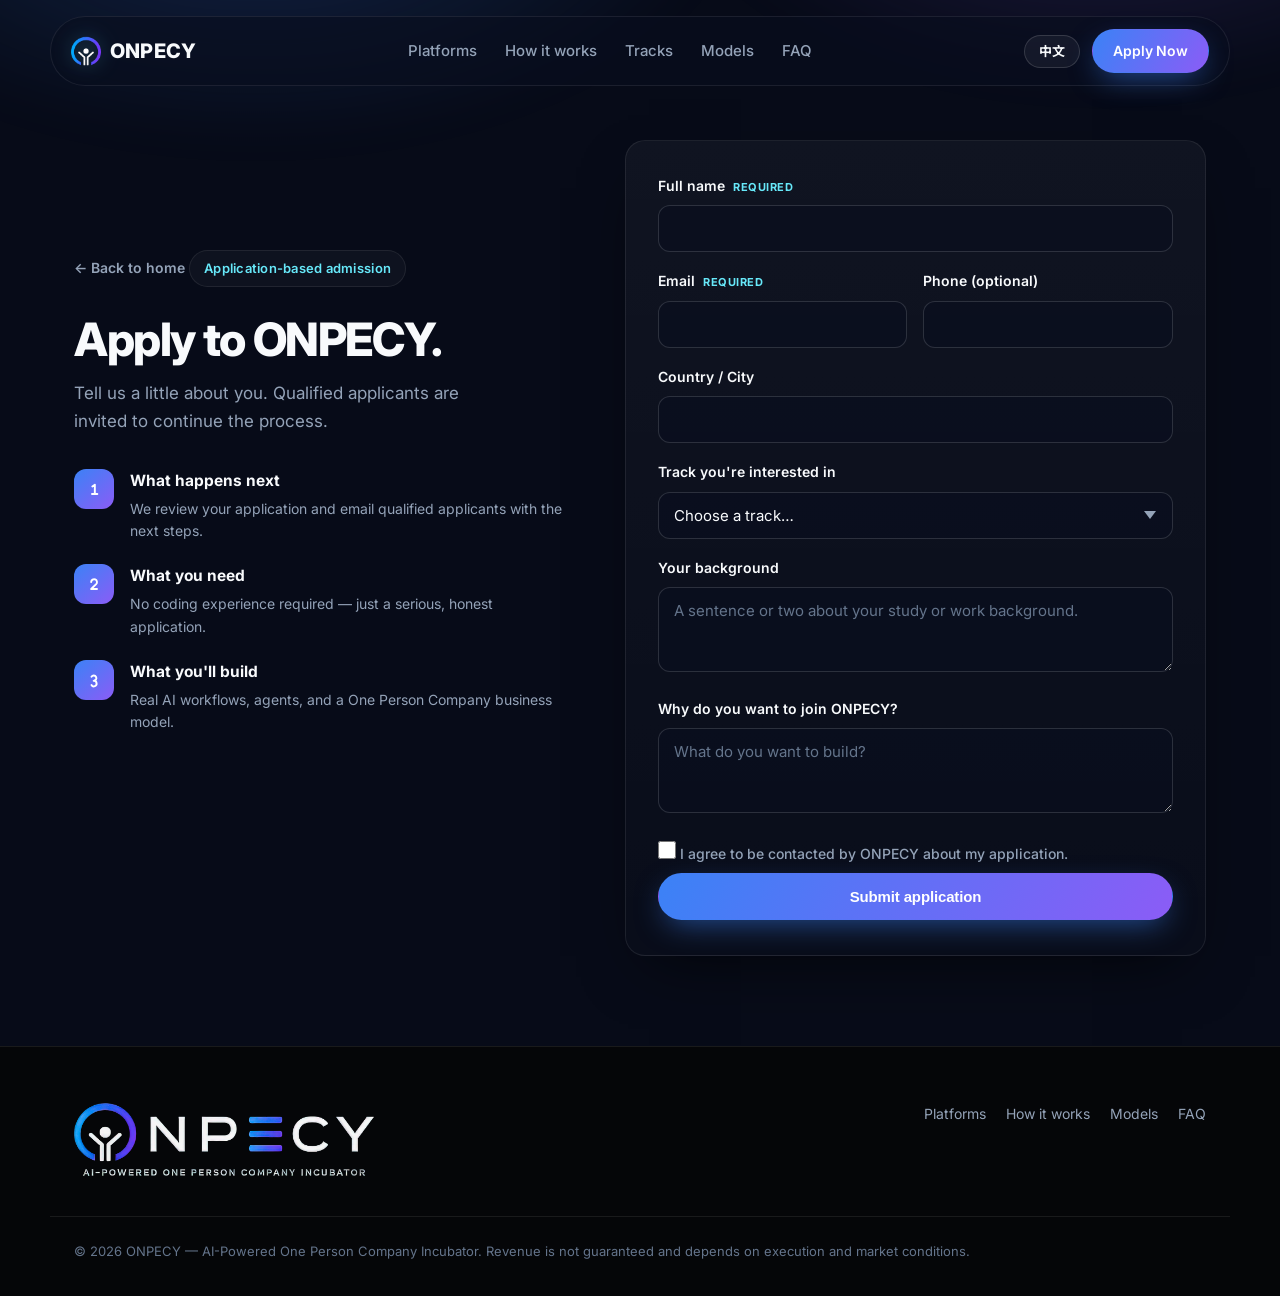
<file: apply.html>
<!DOCTYPE html>
<html lang="en">
<head>
  <meta charset="UTF-8" />
  <meta name="viewport" content="width=device-width, initial-scale=1.0" />
  <meta name="theme-color" content="#070B18" />
  <link rel="icon" type="image/png" href="images/favicon.png" />
  <title>Apply — ONPECY</title>
  <meta name="description" content="Apply to ONPECY, the application-based AI-powered One Person Company incubator." />
  <link rel="preconnect" href="https://fonts.googleapis.com" />
  <link rel="preconnect" href="https://fonts.gstatic.com" crossorigin />
  <link href="https://fonts.googleapis.com/css2?family=Inter:wght@400;500;600;700;800;900&family=Noto+Sans+SC:wght@400;500;700;900&display=swap" rel="stylesheet" />
  <link rel="stylesheet" href="styles.css?v=6" />
</head>
<body>
  <header class="nav" id="nav">
    <div class="nav__inner">
      <a href="index.html" class="brand" aria-label="ONPECY home">
        <img class="brand__mark" src="images/onpecy-icon.png" alt="" width="30" height="30" />
        <span class="brand__name">ONPECY</span>
      </a>
      <nav class="nav__links" aria-label="Primary">
        <a href="index.html#platforms" data-i18n="nav_platforms">Platforms</a>
        <a href="index.html#how" data-i18n="nav_how">How it works</a>
        <a href="index.html#tracks" data-i18n="nav_tracks">Tracks</a>
        <a href="models.html" data-i18n="nav_models">Models</a>
        <a href="index.html#faq" data-i18n="nav_faq">FAQ</a>
      </nav>
      <div class="nav__actions">
        <button class="langtoggle" id="langToggle" type="button" aria-label="Switch language">中文</button>
        <a href="apply.html" class="btn btn--primary btn--sm" aria-current="page" data-i18n="cta_apply">Apply Now</a>
      </div>
      <button class="nav__toggle" id="navToggle" aria-label="Toggle menu" aria-expanded="false">
        <span></span><span></span><span></span>
      </button>
    </div>
    <div class="nav__mobile" id="navMobile">
      <a href="index.html#platforms" data-i18n="nav_platforms">Platforms</a>
      <a href="index.html#how" data-i18n="nav_how">How it works</a>
      <a href="index.html#tracks" data-i18n="nav_tracks">Tracks</a>
      <a href="models.html" data-i18n="nav_models">Models</a>
      <a href="index.html#faq" data-i18n="nav_faq">FAQ</a>
      <button class="langtoggle langtoggle--block" id="langToggleMobile" type="button">中文</button>
    </div>
  </header>

  <main class="apply">
    <div class="apply__glow" aria-hidden="true"></div>
    <div class="container apply__grid">
      <!-- left: reassurance -->
      <aside class="apply__aside reveal">
        <a href="index.html" class="backlink" data-i18n="apply_back">← Back to home</a>
        <span class="eyebrow" data-i18n="apply_eyebrow">Application-based admission</span>
        <h1 class="apply__title" data-i18n="apply_title">Apply to ONPECY.</h1>
        <p class="apply__lead" data-i18n="apply_lead">Tell us a little about you. Qualified applicants are invited to continue the process.</p>
        <ul class="apply__points">
          <li>
            <span class="apply__pnum" aria-hidden="true"><svg class="num-ico" viewBox="0 0 24 24"><path d="M10 9 L13 6.8 V18 M9.6 18 H16" /></svg></span>
            <div><h3 data-i18n="apply_p1_t">What happens next</h3><p data-i18n="apply_p1_d">We review your application and email qualified applicants with the next steps.</p></div>
          </li>
          <li>
            <span class="apply__pnum" aria-hidden="true"><svg class="num-ico" viewBox="0 0 24 24"><path d="M8.6 9.6a3.5 3.5 0 1 1 6 2.6L8.6 18H15.6" /></svg></span>
            <div><h3 data-i18n="apply_p2_t">What you need</h3><p data-i18n="apply_p2_d">No coding experience required — just a serious, honest application.</p></div>
          </li>
          <li>
            <span class="apply__pnum" aria-hidden="true"><svg class="num-ico" viewBox="0 0 24 24"><path d="M9 8a3.2 3.2 0 1 1 2.6 5a3.3 3.3 0 1 1 -2.6 5" /></svg></span>
            <div><h3 data-i18n="apply_p3_t">What you'll build</h3><p data-i18n="apply_p3_d">Real AI workflows, agents, and a One Person Company business model.</p></div>
          </li>
        </ul>
      </aside>

      <!-- right: form -->
      <div class="apply__formwrap reveal">
        <form class="form" id="applyForm" novalidate>
          <div class="field">
            <label for="f_name"><span data-i18n="f_name">Full name</span> <em class="req" data-i18n="f_required">required</em></label>
            <input id="f_name" name="name" type="text" autocomplete="name" required />
          </div>
          <div class="field field--half">
            <div>
              <label for="f_email"><span data-i18n="f_email">Email</span> <em class="req" data-i18n="f_required">required</em></label>
              <input id="f_email" name="email" type="email" autocomplete="email" required />
            </div>
            <div>
              <label for="f_phone" data-i18n="f_phone">Phone (optional)</label>
              <input id="f_phone" name="phone" type="tel" autocomplete="tel" />
            </div>
          </div>
          <div class="field">
            <label for="f_country" data-i18n="f_country">Country / City</label>
            <input id="f_country" name="location" type="text" autocomplete="country-name" />
          </div>
          <div class="field">
            <label for="f_track" data-i18n="f_track">Track you're interested in</label>
            <select id="f_track" name="track">
              <option value="" data-i18n="f_track_ph">Choose a track…</option>
              <option value="ALLCPR OPC">ALLCPR OPC — Community Safety</option>
              <option value="USJ OPC">USJ OPC — AI Education</option>
              <option value="SVIHT OPC">SVIHT OPC — AI HealthTech</option>
              <option value="SSI OPC">SSI OPC — AI Social Safety</option>
              <option value="Not sure" data-i18n="f_track_unsure">Not sure yet</option>
            </select>
          </div>
          <div class="field">
            <label for="f_bg" data-i18n="f_bg">Your background</label>
            <textarea id="f_bg" name="background" rows="3" data-i18n-ph="f_bg_ph" placeholder="A sentence or two about your study or work background."></textarea>
          </div>
          <div class="field">
            <label for="f_why" data-i18n="f_why">Why do you want to join ONPECY?</label>
            <textarea id="f_why" name="motivation" rows="3" data-i18n-ph="f_why_ph" placeholder="What do you want to build?"></textarea>
          </div>
          <label class="consent">
            <input id="f_consent" name="consent" type="checkbox" required />
            <span data-i18n="f_consent">I agree to be contacted by ONPECY about my application.</span>
          </label>
          <button type="submit" class="btn btn--primary btn--full" id="submitBtn" data-i18n="f_submit">Submit application</button>
          <p class="form__msg" id="formMsg" role="status" aria-live="polite"></p>
        </form>

        <!-- success state -->
        <div class="form__done" id="formDone" hidden>
          <div class="form__check" aria-hidden="true">✓</div>
          <h2 data-i18n="f_ok_t">Application received.</h2>
          <p data-i18n="f_ok_d">Thank you. If your application is a fit, we'll reach out by email.</p>
          <a href="index.html" class="btn btn--ghost" data-i18n="apply_back">← Back to home</a>
        </div>
      </div>
    </div>
  </main>

  <footer class="footer">
    <div class="container footer__inner">
      <div class="footer__brand reveal">
        <img class="footer__logo" src="images/onpecy-lockup.png" alt="ONPECY — AI-Powered One Person Company Incubator" width="300" />
      </div>
      <nav class="footer__nav" aria-label="Footer">
        <a href="index.html#platforms" data-i18n="nav_platforms">Platforms</a>
        <a href="index.html#how" data-i18n="nav_how">How it works</a>
        <a href="models.html" data-i18n="nav_models">Models</a>
        <a href="index.html#faq" data-i18n="nav_faq">FAQ</a>
      </nav>
    </div>
    <div class="container footer__legal">
      <p data-i18n="footer_legal">© 2026 ONPECY — AI-Powered One Person Company Incubator. Revenue is not guaranteed and depends on execution and market conditions.</p>
    </div>
  </footer>

  <script src="i18n.js?v=1"></script>
  <script src="app.js?v=4"></script>
  <script>
  /* ============================================================
     APPLY FORM — submission handling
     ------------------------------------------------------------
     To receive applications, set ONE of the following:

     1) A form backend endpoint (Formspree, Getform, Basin, your API):
        set FORM_ENDPOINT to your POST URL. The form sends JSON.
        e.g. FORM_ENDPOINT = "https://formspree.io/f/xxxxxxx";

     2) Leave FORM_ENDPOINT empty to use the email fallback:
        the visitor's email app opens a pre-filled message to CONTACT_EMAIL.

     Update CONTACT_EMAIL to your real inbox either way.
     ============================================================ */
  (function () {
    'use strict';
    var FORM_ENDPOINT = "";                       // <-- paste your Formspree/Getform URL here
    var CONTACT_EMAIL = "admissions@onpecy.com";  // <-- set your real inbox

    var form = document.getElementById('applyForm');
    var msg = document.getElementById('formMsg');
    var done = document.getElementById('formDone');
    var btn = document.getElementById('submitBtn');
    if (!form) return;

    function t(key, fallback) {
      var v = window.ONPECY_T && window.ONPECY_T(key);
      return v != null ? v : fallback;
    }

    function collect() {
      var d = {};
      new FormData(form).forEach(function (v, k) { d[k] = v; });
      d.consent = form.consent.checked ? 'yes' : 'no';
      return d;
    }

    function showDone() {
      form.hidden = true;
      done.hidden = false;
      done.scrollIntoView({ block: 'center' });
    }

    function mailtoFallback(d) {
      var subject = 'ONPECY application — ' + (d.name || '');
      var lines = [
        'Name: ' + (d.name || ''),
        'Email: ' + (d.email || ''),
        'Phone: ' + (d.phone || ''),
        'Location: ' + (d.location || ''),
        'Track: ' + (d.track || ''),
        '',
        'Background:',
        (d.background || ''),
        '',
        'Motivation:',
        (d.motivation || ''),
        '',
        'Consent: ' + (d.consent || 'no')
      ];
      var url = 'mailto:' + CONTACT_EMAIL +
        '?subject=' + encodeURIComponent(subject) +
        '&body=' + encodeURIComponent(lines.join('\n'));
      window.location.href = url;
    }

    form.addEventListener('submit', function (e) {
      e.preventDefault();
      msg.textContent = '';
      if (!form.checkValidity()) { form.reportValidity(); return; }
      var data = collect();
      btn.disabled = true;
      btn.classList.add('is-loading');
      var busy = t('f_sending', 'Sending…');
      btn.setAttribute('data-label', btn.textContent);
      btn.textContent = busy;

      function resetBtn() {
        btn.disabled = false;
        btn.classList.remove('is-loading');
        btn.textContent = btn.getAttribute('data-label');
      }

      if (!FORM_ENDPOINT) {
        // email fallback — open mail client, then show success state
        mailtoFallback(data);
        setTimeout(function () { resetBtn(); showDone(); }, 400);
        return;
      }

      fetch(FORM_ENDPOINT, {
        method: 'POST',
        headers: { 'Content-Type': 'application/json', 'Accept': 'application/json' },
        body: JSON.stringify(data)
      }).then(function (r) {
        if (r.ok) { showDone(); }
        else { throw new Error('bad status'); }
      }).catch(function () {
        msg.textContent = t('f_err', 'Something went wrong. Please try again, or email us directly.');
        resetBtn();
      });
    });
  })();
  </script>
</body>
</html>
</file>
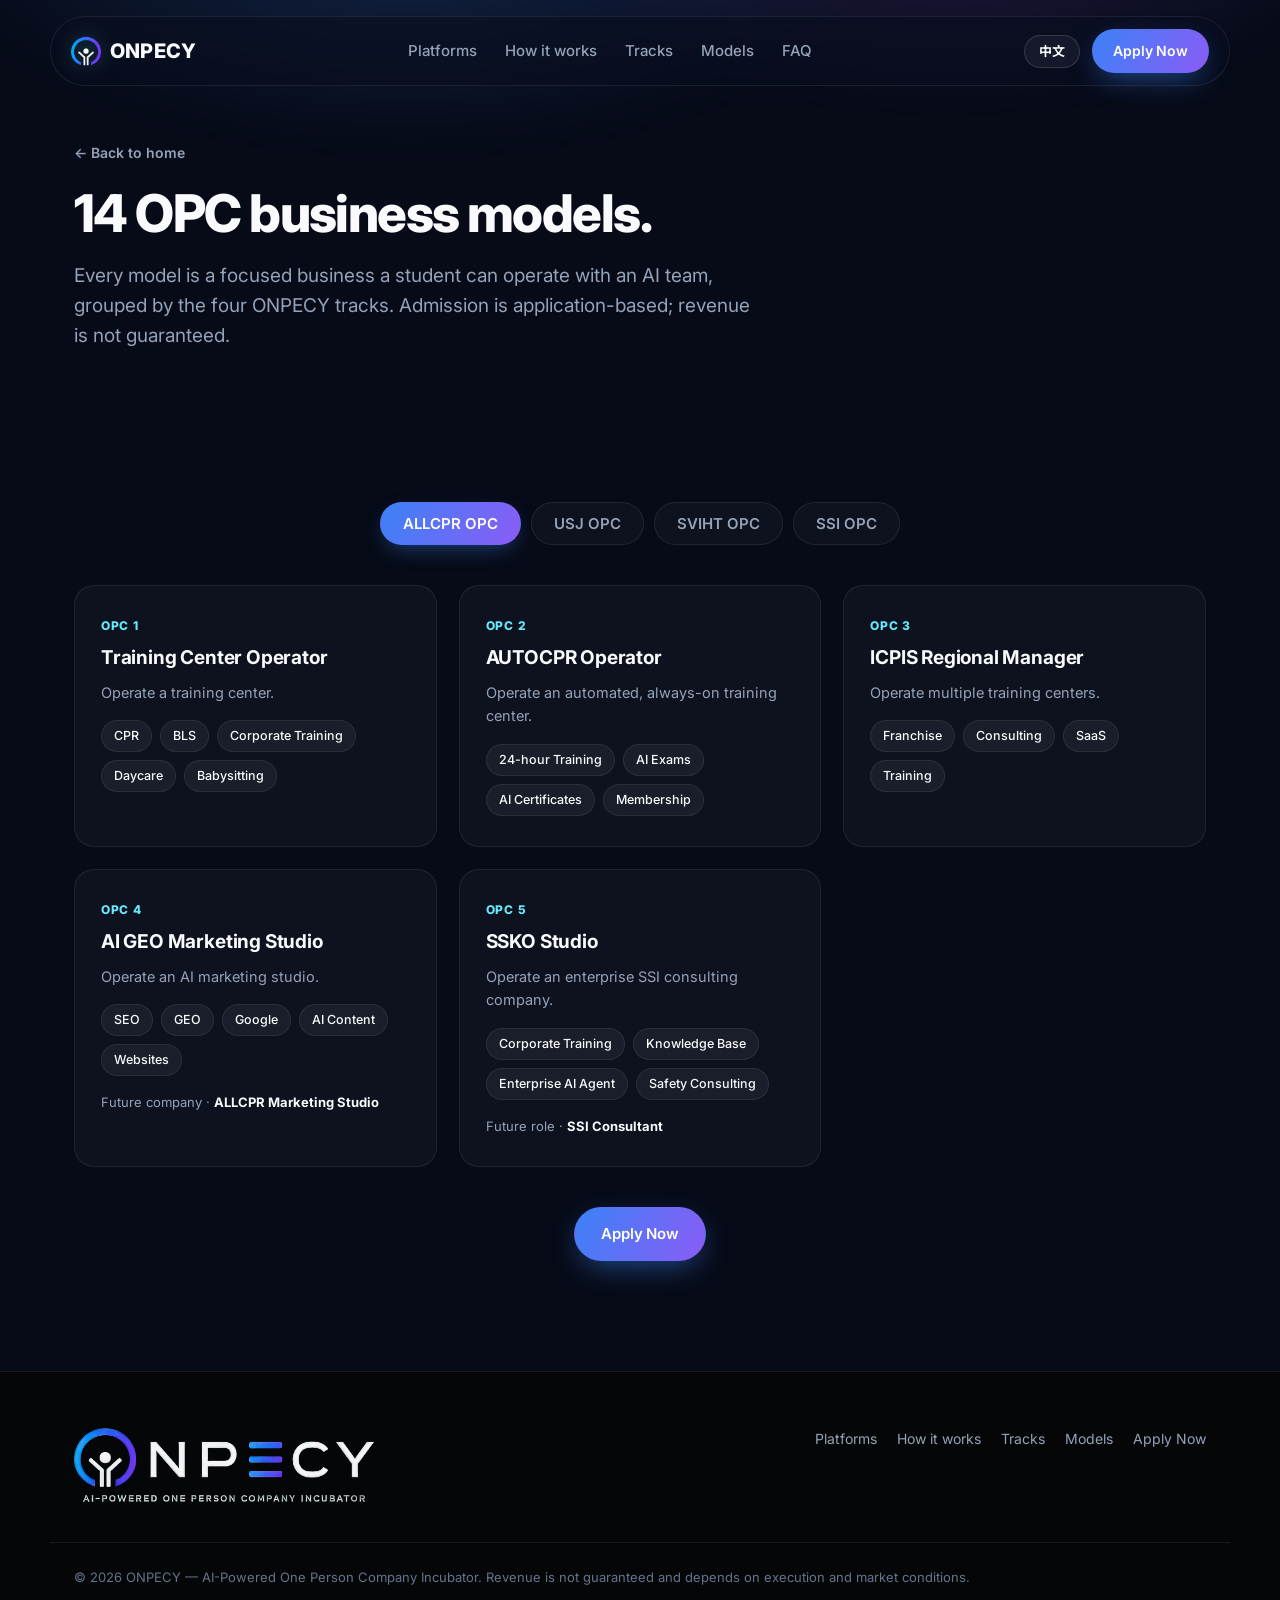
<file: models.html>
<!DOCTYPE html>
<html lang="en">
<head>
  <meta charset="UTF-8" />
  <meta name="viewport" content="width=device-width, initial-scale=1.0" />
  <meta name="theme-color" content="#070B18" />
  <link rel="icon" type="image/png" href="images/favicon.png" />
  <title>14 OPC Business Models — ONPECY</title>
  <meta name="description" content="The full set of 14 One Person Company business models across the ALLCPR, USJ, SVIHT, and SSI tracks." />
  <link rel="preconnect" href="https://fonts.googleapis.com" />
  <link rel="preconnect" href="https://fonts.gstatic.com" crossorigin />
  <link href="https://fonts.googleapis.com/css2?family=Inter:wght@400;500;600;700;800;900&family=Noto+Sans+SC:wght@400;500;700;900&display=swap" rel="stylesheet" />
  <link rel="stylesheet" href="styles.css?v=6" />
</head>
<body>
  <header class="nav" id="nav">
    <div class="nav__inner">
      <a href="index.html" class="brand" aria-label="ONPECY home">
        <img class="brand__mark" src="images/onpecy-icon.png" alt="" width="30" height="30" />
        <span class="brand__name">ONPECY</span>
      </a>
      <nav class="nav__links" aria-label="Primary">
        <a href="index.html#platforms" data-i18n="nav_platforms">Platforms</a>
        <a href="index.html#how" data-i18n="nav_how">How it works</a>
        <a href="index.html#tracks" data-i18n="nav_tracks">Tracks</a>
        <a href="models.html" aria-current="page" data-i18n="nav_models">Models</a>
        <a href="index.html#faq" data-i18n="nav_faq">FAQ</a>
      </nav>
      <div class="nav__actions">
        <button class="langtoggle" id="langToggle" type="button" aria-label="Switch language">中文</button>
        <a href="apply.html" class="btn btn--primary btn--sm" data-i18n="cta_apply">Apply Now</a>
      </div>
      <button class="nav__toggle" id="navToggle" aria-label="Toggle menu" aria-expanded="false">
        <span></span><span></span><span></span>
      </button>
    </div>
    <div class="nav__mobile" id="navMobile">
      <a href="index.html#platforms" data-i18n="nav_platforms">Platforms</a>
      <a href="index.html#how" data-i18n="nav_how">How it works</a>
      <a href="index.html#tracks" data-i18n="nav_tracks">Tracks</a>
      <a href="models.html" data-i18n="nav_models">Models</a>
      <a href="index.html#faq" data-i18n="nav_faq">FAQ</a>
      <button class="langtoggle langtoggle--block" id="langToggleMobile" type="button">中文</button>
      <a href="apply.html" class="btn btn--primary" data-i18n="cta_apply">Apply Now</a>
    </div>
  </header>

  <main>
    <section class="pagehead">
      <div class="pagehead__glow" aria-hidden="true"></div>
      <div class="container">
        <a href="index.html" class="backlink" data-i18n="models_back">← Back to home</a>
        <h1 class="section__title" data-i18n="models_title">14 OPC business models.</h1>
        <p class="section__lead" data-i18n="models_lead">Every model is a focused business a student can operate with an AI team, grouped by the four ONPECY tracks. Admission is application-based; revenue is not guaranteed.</p>
      </div>
    </section>

    <section class="section">
      <div class="container">
        <div class="tabs reveal" role="tablist" aria-label="Business model tracks">
          <button class="tab is-active" role="tab" aria-selected="true" data-tab="allcpr">ALLCPR OPC</button>
          <button class="tab" role="tab" aria-selected="false" data-tab="usj">USJ OPC</button>
          <button class="tab" role="tab" aria-selected="false" data-tab="sviht">SVIHT OPC</button>
          <button class="tab" role="tab" aria-selected="false" data-tab="ssi">SSI OPC</button>
        </div>

        <!-- ALLCPR -->
        <div class="tabpanel is-active" data-panel="allcpr" id="allcpr" role="tabpanel">
          <div class="grid grid--3">
            <article class="model">
              <span class="model__num">OPC 1</span>
              <h3 class="model__name">Training Center Operator</h3>
              <p class="model__text">Operate a training center.</p>
              <div class="chips"><span>CPR</span><span>BLS</span><span>Corporate Training</span><span>Daycare</span><span>Babysitting</span></div>
            </article>
            <article class="model">
              <span class="model__num">OPC 2</span>
              <h3 class="model__name">AUTOCPR Operator</h3>
              <p class="model__text">Operate an automated, always-on training center.</p>
              <div class="chips"><span>24-hour Training</span><span>AI Exams</span><span>AI Certificates</span><span>Membership</span></div>
            </article>
            <article class="model">
              <span class="model__num">OPC 3</span>
              <h3 class="model__name">ICPIS Regional Manager</h3>
              <p class="model__text">Operate multiple training centers.</p>
              <div class="chips"><span>Franchise</span><span>Consulting</span><span>SaaS</span><span>Training</span></div>
            </article>
            <article class="model">
              <span class="model__num">OPC 4</span>
              <h3 class="model__name">AI GEO Marketing Studio</h3>
              <p class="model__text">Operate an AI marketing studio.</p>
              <div class="chips"><span>SEO</span><span>GEO</span><span>Google</span><span>AI Content</span><span>Websites</span></div>
              <p class="model__future">Future company · <strong>ALLCPR Marketing Studio</strong></p>
            </article>
            <article class="model">
              <span class="model__num">OPC 5</span>
              <h3 class="model__name">SSKO Studio</h3>
              <p class="model__text">Operate an enterprise SSI consulting company.</p>
              <div class="chips"><span>Corporate Training</span><span>Knowledge Base</span><span>Enterprise AI Agent</span><span>Safety Consulting</span></div>
              <p class="model__future">Future role · <strong>SSI Consultant</strong></p>
            </article>
          </div>
        </div>

        <!-- USJ -->
        <div class="tabpanel" data-panel="usj" id="usj" role="tabpanel" hidden>
          <div class="grid grid--3">
            <article class="model">
              <span class="model__num">OPC 6</span>
              <h3 class="model__name">Admission Studio</h3>
              <p class="model__text">Build a global admissions service.</p>
              <div class="chips"><span>Admissions Service</span><span>Study Abroad Consulting</span><span>AI CRM</span></div>
            </article>
            <article class="model">
              <span class="model__num">OPC 7</span>
              <h3 class="model__name">Interview Studio</h3>
              <p class="model__text">Build an AI admissions interview center.</p>
              <div class="chips"><span>AI Interview</span><span>Assessment</span><span>Training</span></div>
            </article>
            <article class="model">
              <span class="model__num">OPC 8</span>
              <h3 class="model__name">Career Studio</h3>
              <p class="model__text">Build an AI career development studio.</p>
              <div class="chips"><span>Resume</span><span>LinkedIn</span><span>Career Coaching</span><span>OPT</span><span>Job Guidance</span></div>
            </article>
            <article class="model">
              <span class="model__num">OPC 9</span>
              <h3 class="model__name">AI Deployment Studio</h3>
              <p class="model__text">Forward Deploy Engineer path — deploy AI into real business.</p>
              <div class="chips"><span>Deploy AI</span><span>Workflows</span><span>Automation</span><span>Knowledge Bases</span><span>Business Processes</span></div>
              <p class="model__future">Revenue · <strong>AI Consulting · Automation · SaaS</strong></p>
            </article>
          </div>
        </div>

        <!-- SVIHT -->
        <div class="tabpanel" data-panel="sviht" id="sviht" role="tabpanel" hidden>
          <div class="grid grid--3">
            <article class="model">
              <span class="model__num">OPC 10</span>
              <h3 class="model__name">Gut Health Knowledge Studio</h3>
              <p class="model__text">Build a health knowledge and membership business.</p>
              <div class="chips"><span>Courses</span><span>Consulting</span><span>AI</span><span>Knowledge Base</span><span>Membership</span></div>
            </article>
            <article class="model">
              <span class="model__num">OPC 11</span>
              <h3 class="model__name">City Health Partner</h3>
              <p class="model__text">Operate a city-level health community program.</p>
              <div class="chips"><span>Community</span><span>Hospitals</span><span>Doctors</span><span>Nutrition</span><span>Lectures</span></div>
              <p class="model__future">Revenue · <strong>Membership · Consulting · Training · Community</strong></p>
            </article>
          </div>
        </div>

        <!-- SSI -->
        <div class="tabpanel" data-panel="ssi" id="ssi" role="tabpanel" hidden>
          <div class="grid grid--3">
            <article class="model">
              <span class="model__num">OPC 12</span>
              <h3 class="model__name">SSI Knowledge Officer</h3>
              <p class="model__text">Build and manage safety intelligence knowledge systems.</p>
              <div class="chips"><span>Knowledge Systems</span><span>Safety Intelligence</span></div>
            </article>
            <article class="model">
              <span class="model__num">OPC 13</span>
              <h3 class="model__name">SSI Knowledge Manager</h3>
              <p class="model__text">Operate SSI knowledge services and AI-supported documentation systems.</p>
              <div class="chips"><span>Knowledge Services</span><span>AI Documentation</span></div>
            </article>
            <article class="model">
              <span class="model__num">OPC 14</span>
              <h3 class="model__name">SSI Knowledge Executive Officer</h3>
              <p class="model__text">Lead enterprise-level safety, knowledge, and AI operations.</p>
              <div class="chips"><span>Enterprise Safety</span><span>Knowledge</span><span>AI Operations</span></div>
            </article>
          </div>
        </div>

        <div class="models__cta reveal">
          <a href="apply.html" class="btn btn--primary" data-i18n="models_apply">Apply Now</a>
        </div>
      </div>
    </section>
  </main>

  <footer class="footer">
    <div class="container footer__inner reveal">
      <div class="footer__brand">
        <img class="footer__logo" src="images/onpecy-lockup.png" alt="ONPECY — AI-Powered One Person Company Incubator" width="300" />
      </div>
      <nav class="footer__nav" aria-label="Footer">
        <a href="index.html#platforms" data-i18n="nav_platforms">Platforms</a>
        <a href="index.html#how" data-i18n="nav_how">How it works</a>
        <a href="index.html#tracks" data-i18n="nav_tracks">Tracks</a>
        <a href="models.html" data-i18n="nav_models">Models</a>
        <a href="apply.html" data-i18n="cta_apply">Apply Now</a>
      </nav>
    </div>
    <div class="container footer__legal">
      <p data-i18n="footer_legal">© 2026 ONPECY — AI-Powered One Person Company Incubator. Revenue is not guaranteed and depends on execution and market conditions.</p>
    </div>
  </footer>

  <script src="i18n.js?v=1"></script>
  <script src="app.js?v=4"></script>
</body>
</html>
</file>
<file: styles.css>
/* ============================================================
   ONPECY — premium AI incubator landing
   ============================================================ */
:root {
  --bg: #070B18;
  --bg-deep: #050608;
  --bg-alt: #090E1F;
  --surface: rgba(255, 255, 255, 0.03);
  --surface-2: rgba(255, 255, 255, 0.05);
  --border: rgba(255, 255, 255, 0.08);
  --border-strong: rgba(255, 255, 255, 0.14);
  --text: #F8FAFC;
  --muted: #94A3B8;
  --blue: #3B82F6;
  --violet: #8B5CF6;
  --cyan: #67E8F9;
  --radius: 20px;
  --radius-sm: 14px;
  --maxw: 1180px;
  --grad: linear-gradient(120deg, #67E8F9 0%, #3B82F6 45%, #8B5CF6 100%);
  --shadow: 0 24px 60px -24px rgba(0, 0, 0, 0.7);
  --ease: cubic-bezier(0.22, 1, 0.36, 1);
}

* { box-sizing: border-box; margin: 0; padding: 0; }

html { scroll-behavior: smooth; scroll-padding-top: 90px; }

body {
  font-family: 'Inter', -apple-system, BlinkMacSystemFont, 'Segoe UI',
    'Noto Sans SC', Roboto, Helvetica, Arial, sans-serif;
  background: var(--bg);
  color: var(--text);
  line-height: 1.6;
  -webkit-font-smoothing: antialiased;
  overflow-x: hidden;
}

.container { width: 100%; max-width: var(--maxw); margin: 0 auto; padding: 0 24px; }

.grad {
  background: var(--grad);
  -webkit-background-clip: text;
  background-clip: text;
  -webkit-text-fill-color: transparent;
  color: transparent;
}

/* ---------- buttons ---------- */
.btn {
  display: inline-flex; align-items: center; gap: 8px;
  font-weight: 600; font-size: 15px; letter-spacing: -0.01em;
  padding: 14px 26px; border-radius: 999px;
  text-decoration: none; cursor: pointer; border: 1px solid transparent;
  transition: transform 0.25s var(--ease), box-shadow 0.25s var(--ease), background 0.25s var(--ease);
  white-space: nowrap;
}
.btn--sm { padding: 10px 20px; font-size: 14px; }
.btn--primary {
  color: #fff;
  background: linear-gradient(120deg, #3B82F6, #8B5CF6);
  box-shadow: 0 10px 30px -8px rgba(59, 130, 246, 0.6);
}
.btn--primary:hover { transform: translateY(-2px); box-shadow: 0 16px 40px -8px rgba(139, 92, 246, 0.65); }
.btn--ghost {
  color: var(--text);
  background: var(--surface-2);
  border-color: var(--border-strong);
  backdrop-filter: blur(8px);
}
.btn--ghost:hover { transform: translateY(-2px); background: rgba(255, 255, 255, 0.09); }
.play { font-size: 11px; color: var(--cyan); }

/* ---------- eyebrow / headings ---------- */
.eyebrow {
  display: inline-block;
  font-size: 13px; font-weight: 600; letter-spacing: 0.02em;
  color: var(--cyan);
  padding: 7px 14px; margin-bottom: 22px;
  border: 1px solid var(--border); border-radius: 999px;
  background: var(--surface);
}
.eyebrow--center { margin-left: auto; margin-right: auto; }

.section { padding: 110px 0; position: relative; }
.section--alt { background: var(--bg-alt); }
.section__head { max-width: 720px; margin: 0 auto 60px; text-align: center; }
.section__title { font-size: clamp(30px, 4.4vw, 52px); font-weight: 800; letter-spacing: -0.03em; line-height: 1.08; }
.section__lead { margin-top: 20px; font-size: clamp(16px, 1.6vw, 19px); color: var(--muted); }

/* ============================================================
   NAV
   ============================================================ */
.nav { position: fixed; top: 16px; left: 0; right: 0; z-index: 100; padding: 0 20px; }
.nav__inner {
  max-width: var(--maxw); margin: 0 auto;
  display: flex; align-items: center; justify-content: space-between; gap: 20px;
  padding: 12px 20px;
  border: 1px solid var(--border);
  background: rgba(9, 14, 31, 0.6);
  backdrop-filter: blur(18px) saturate(160%);
  border-radius: 999px;
  transition: background 0.3s var(--ease), border 0.3s var(--ease);
}
.nav.scrolled .nav__inner { background: rgba(9, 14, 31, 0.85); border-color: var(--border-strong); }
.brand { display: flex; align-items: center; gap: 10px; text-decoration: none; color: var(--text); font-weight: 800; letter-spacing: -0.02em; }
.brand__mark { width: 28px; height: 28px; object-fit: contain; display: block; filter: drop-shadow(0 0 10px rgba(103, 232, 249, 0.4)); }
.brand__name { font-size: 19px; }
.nav__links { display: flex; gap: 28px; }
.nav__links a { color: var(--muted); text-decoration: none; font-size: 15px; font-weight: 500; transition: color 0.2s; }
.nav__links a:hover { color: var(--text); }
.nav__actions { display: flex; align-items: center; gap: 12px; }
.nav__toggle { display: none; flex-direction: column; gap: 5px; background: none; border: 0; cursor: pointer; padding: 6px; }
.nav__toggle span { width: 22px; height: 2px; background: var(--text); border-radius: 2px; transition: 0.3s var(--ease); }
.nav__mobile { display: none; }

/* ============================================================
   HERO
   ============================================================ */
.hero { position: relative; padding: 150px 0 90px; overflow: hidden; }
.hero__glow {
  position: absolute; inset: -20% -10% auto; height: 700px;
  background: radial-gradient(50% 60% at 30% 20%, rgba(59, 130, 246, 0.28), transparent 70%),
              radial-gradient(45% 55% at 75% 15%, rgba(139, 92, 246, 0.25), transparent 70%),
              radial-gradient(40% 50% at 55% 40%, rgba(103, 232, 249, 0.14), transparent 70%);
  filter: blur(20px); animation: drift 16s ease-in-out infinite alternate; pointer-events: none;
}
@keyframes drift { from { transform: translate3d(-2%, -1%, 0) scale(1); } to { transform: translate3d(3%, 2%, 0) scale(1.08); } }

.hero__grid { display: grid; grid-template-columns: 1.05fr 0.95fr; gap: 60px; align-items: center; position: relative; }
.hero__title { font-size: clamp(38px, 5.6vw, 68px); font-weight: 900; line-height: 1.03; letter-spacing: -0.035em; }
.hero__lead { margin-top: 22px; font-size: clamp(17px, 2vw, 21px); font-weight: 600; color: var(--text); }
.hero__sub { margin-top: 14px; font-size: 17px; color: var(--muted); max-width: 520px; }
.hero__cta { margin-top: 34px; display: flex; gap: 14px; flex-wrap: wrap; }
.hero__cta--center { justify-content: center; }
.hero__credibility { margin-top: 26px; font-size: 13.5px; color: var(--muted); letter-spacing: 0.01em; }

/* hero flow diagram */
.flow {
  display: flex; flex-direction: column; align-items: center; gap: 0;
  padding: 34px 24px; border-radius: var(--radius);
  border: 1px solid var(--border);
  background: linear-gradient(180deg, rgba(255, 255, 255, 0.04), rgba(255, 255, 255, 0.01));
  box-shadow: var(--shadow);
  backdrop-filter: blur(6px);
}
.flow__node {
  width: 100%; max-width: 300px;
  display: flex; flex-direction: column; align-items: center; gap: 4px;
  padding: 16px 20px; border-radius: var(--radius-sm);
  border: 1px solid var(--border-strong);
  background: var(--surface-2);
  position: relative;
}
.flow__node--you, .flow__node--company {
  border-color: transparent;
  background: linear-gradient(120deg, rgba(59, 130, 246, 0.22), rgba(139, 92, 246, 0.22));
  box-shadow: 0 0 0 1px rgba(103, 232, 249, 0.25), 0 10px 30px -10px rgba(59, 130, 246, 0.5);
}
.flow__ico { font-size: 22px; }
.flow__label { font-weight: 700; font-size: 16px; letter-spacing: -0.01em; }
.flow__tag { font-size: 11px; text-transform: uppercase; letter-spacing: 0.08em; color: var(--cyan); font-weight: 600; }
.flow__line { width: 2px; height: 22px; background: linear-gradient(180deg, var(--cyan), rgba(139, 92, 246, 0.2)); opacity: 0.7; }

/* hero flow: AI Agent Team sub-labels */
.flow__node--team { max-width: 320px; gap: 6px; }
.flow__agents { display: flex; flex-wrap: wrap; justify-content: center; gap: 6px; margin-top: 6px; }
.flow__agents span {
  font-size: 11px; font-weight: 600; color: var(--muted);
  padding: 3px 9px; border-radius: 999px;
  border: 1px solid var(--border); background: rgba(255, 255, 255, 0.03);
}

/* ============================================================
   HERO — brand lockup, admission card, proof row
   ============================================================ */
.hero__brand { display: flex; align-items: center; gap: 10px; flex-wrap: wrap; margin-bottom: 26px; }
.hero__brand-mark { width: 34px; height: 34px; object-fit: contain; filter: drop-shadow(0 0 12px rgba(103, 232, 249, 0.4)); }
.hero__brand-name { font-size: 20px; font-weight: 800; letter-spacing: 0.02em; }
.hero__brand-tag { font-size: 12.5px; font-weight: 600; color: var(--muted); padding-left: 12px; border-left: 1px solid var(--border-strong); letter-spacing: 0.01em; }

.hero__sub2 { margin-top: 12px; font-size: 15.5px; color: var(--text); font-weight: 500; max-width: 520px; }

.admitcard {
  display: flex; align-items: center; gap: 14px; margin-top: 28px;
  max-width: 480px; padding: 14px 18px; border-radius: var(--radius-sm);
  border: 1px solid var(--border-strong);
  background: linear-gradient(120deg, rgba(59, 130, 246, 0.10), rgba(139, 92, 246, 0.08));
  box-shadow: 0 0 0 1px rgba(103, 232, 249, 0.12);
}
.admitcard__ico { flex: none; width: 38px; height: 38px; border-radius: 50%; display: grid; place-items: center; background: rgba(103, 232, 249, 0.12); border: 1px solid rgba(103, 232, 249, 0.3); }
.admitcard__ico .ico { width: 22px; height: 22px; }
.admitcard__t { display: block; font-size: 14px; font-weight: 700; letter-spacing: -0.01em; }
.admitcard__p { display: block; margin-top: 2px; font-size: 13px; color: var(--muted); }

.hero__proof { margin-top: 28px; }
.hero__proof-label { display: block; font-size: 11px; text-transform: uppercase; letter-spacing: 0.08em; color: var(--muted); font-weight: 700; margin-bottom: 10px; }
.hero__proof-names { display: flex; flex-wrap: wrap; gap: 8px; }
.hero__proof-names span {
  font-size: 13px; font-weight: 800; letter-spacing: 0.02em; color: var(--text);
  padding: 6px 14px; border-radius: 999px;
  border: 1px solid rgba(103, 232, 249, 0.28);
  background: linear-gradient(120deg, rgba(59, 130, 246, 0.12), rgba(139, 92, 246, 0.10));
}

/* ============================================================
   COMPARE
   ============================================================ */
.compare { display: grid; grid-template-columns: 1fr auto 1fr; gap: 24px; align-items: center; max-width: 900px; margin: 0 auto; }
.compare__card { padding: 34px 32px; border-radius: var(--radius); border: 1px solid var(--border); background: var(--surface); }
.compare__card--hero { border-color: transparent; background: linear-gradient(160deg, rgba(59, 130, 246, 0.12), rgba(139, 92, 246, 0.1)); box-shadow: 0 0 0 1px rgba(103, 232, 249, 0.2), var(--shadow); }
.compare__tag { display: inline-block; font-size: 12px; text-transform: uppercase; letter-spacing: 0.08em; color: var(--muted); font-weight: 700; margin-bottom: 20px; }
.compare__tag--hero { color: var(--cyan); }
.compare__list { list-style: none; display: flex; flex-direction: column; gap: 12px; }
.compare__list li { color: var(--muted); padding-left: 26px; position: relative; }
.compare__list li::before { content: "✕"; position: absolute; left: 0; color: #64748b; font-size: 13px; }
.compare__list--hero li { color: var(--text); font-weight: 500; }
.compare__list--hero li::before { content: "✓"; color: var(--cyan); font-weight: 700; }
.compare__vs { font-weight: 800; color: var(--muted); font-size: 15px; }

/* ============================================================
   GRID + CARDS
   ============================================================ */
.grid { display: grid; gap: 22px; }
.grid--3 { grid-template-columns: repeat(3, 1fr); }
.grid--4 { grid-template-columns: repeat(4, 1fr); }
.grid--5 { grid-template-columns: repeat(5, 1fr); }

.card, .school, .model, .cap, .income {
  border: 1px solid var(--border);
  background: var(--surface);
  border-radius: var(--radius);
  padding: 30px 26px;
  transition: transform 0.3s var(--ease), border-color 0.3s var(--ease), background 0.3s var(--ease), box-shadow 0.3s var(--ease);
}
.card:hover, .school:hover, .model:hover, .cap:hover, .income:hover {
  transform: translateY(-5px);
  border-color: var(--border-strong);
  background: var(--surface-2);
  box-shadow: var(--shadow);
}
.card__ico { font-size: 28px; display: block; margin-bottom: 16px; }
.card__title { font-size: 19px; font-weight: 700; letter-spacing: -0.01em; }
.card__text { margin-top: 8px; color: var(--muted); font-size: 15px; }

/* schools */
.school { display: flex; flex-direction: column; }
.school__ico { font-size: 32px; margin-bottom: 18px; }
.school__kicker { font-size: 12px; text-transform: uppercase; letter-spacing: 0.07em; color: var(--cyan); font-weight: 700; }
.school__name { font-size: 22px; font-weight: 800; margin-top: 6px; letter-spacing: -0.02em; }
.school__text { margin-top: 10px; color: var(--muted); font-size: 15px; flex: 1; }
.link { margin-top: 18px; color: var(--text); text-decoration: none; font-weight: 600; font-size: 14px; transition: color 0.2s; }
.link:hover { color: var(--cyan); }

/* ============================================================
   ORBIT / AI TEAM
   ============================================================ */
.orbit { position: relative; width: min(560px, 92vw); height: min(560px, 92vw); margin: 20px auto 0; }
.orbit__ring { position: absolute; border: 1px dashed var(--border-strong); border-radius: 50%; inset: 0; }
.orbit__ring--1 { inset: 12%; animation: spin 40s linear infinite; }
.orbit__ring--2 { inset: 0; opacity: 0.5; animation: spin 60s linear infinite reverse; }
@keyframes spin { to { transform: rotate(360deg); } }
.orbit__center {
  position: absolute; top: 50%; left: 50%; transform: translate(-50%, -50%);
  width: 130px; height: 130px; border-radius: 50%;
  display: grid; place-items: center;
  background: linear-gradient(140deg, rgba(59, 130, 246, 0.35), rgba(139, 92, 246, 0.35));
  box-shadow: 0 0 0 1px rgba(103, 232, 249, 0.35), 0 0 60px -6px rgba(59, 130, 246, 0.55);
  z-index: 2;
}
.orbit__you { font-size: 24px; font-weight: 800; }
.orbit__agents { list-style: none; position: absolute; inset: 0; }
.orbit__agents li {
  position: absolute; top: 50%; left: 50%;
  width: 92px; height: 92px; margin: -46px;
  border-radius: 50%; display: grid; place-items: center; text-align: center;
  border: 1px solid var(--border-strong);
  background: rgba(9, 14, 31, 0.85);
  backdrop-filter: blur(4px);
  transform: rotate(calc(var(--i) * 45deg)) translate(calc(min(280px, 46vw) - 46px)) rotate(calc(var(--i) * -45deg));
  transition: border-color 0.3s var(--ease), transform 0.3s var(--ease);
}
.orbit__agents li span { font-size: 13px; font-weight: 600; color: var(--text); line-height: 1.2; }
.orbit__agents li:hover { border-color: var(--cyan); }
.orbit__copy { max-width: 640px; margin: 40px auto 0; text-align: center; color: var(--muted); font-size: 17px; }

/* ============================================================
   TIMELINE
   ============================================================ */
.timeline { list-style: none; display: grid; grid-template-columns: repeat(7, 1fr); gap: 0; position: relative; counter-reset: step; }
.timeline::before { content: ""; position: absolute; top: 26px; left: 6%; right: 6%; height: 2px; background: var(--grad); opacity: 0.5; }
.timeline__step { position: relative; padding: 0 10px; text-align: center; }
.timeline__num {
  display: grid; place-items: center; width: 52px; height: 52px; margin: 0 auto 18px;
  border-radius: 50%; font-weight: 800; font-size: 15px; color: var(--text);
  background: var(--bg-alt); border: 1px solid var(--border-strong); position: relative; z-index: 1;
}
.timeline__step h3 { font-size: 16px; font-weight: 700; }
.timeline__step p { margin-top: 8px; font-size: 13px; color: var(--muted); line-height: 1.45; }

/* ============================================================
   14 MODELS — tabs
   ============================================================ */
.tabs { display: flex; flex-wrap: wrap; justify-content: center; gap: 10px; margin-bottom: 40px; }
.tab {
  font-family: inherit; font-size: 15px; font-weight: 600; color: var(--muted);
  padding: 11px 22px; border-radius: 999px; cursor: pointer;
  border: 1px solid var(--border); background: var(--surface);
  transition: color 0.25s, background 0.25s, border 0.25s;
}
.tab:hover { color: var(--text); }
.tab.is-active { color: #fff; background: linear-gradient(120deg, #3B82F6, #8B5CF6); border-color: transparent; box-shadow: 0 8px 22px -8px rgba(59, 130, 246, 0.55); }
.tabpanel { display: none; animation: fadeUp 0.5s var(--ease); }
.tabpanel.is-active { display: block; }

.model { display: flex; flex-direction: column; }
.model__num { font-size: 12px; font-weight: 800; letter-spacing: 0.06em; color: var(--cyan); }
.model__name { font-size: 19px; font-weight: 700; margin-top: 8px; letter-spacing: -0.01em; }
.model__text { margin-top: 8px; color: var(--muted); font-size: 14.5px; }
.chips { display: flex; flex-wrap: wrap; gap: 8px; margin-top: 16px; }
.chips span {
  font-size: 12.5px; font-weight: 500; color: var(--text);
  padding: 5px 12px; border-radius: 999px;
  border: 1px solid var(--border); background: var(--surface-2);
}
.model__future { margin-top: 16px; font-size: 13px; color: var(--muted); }
.model__future strong { color: var(--text); }

/* ============================================================
   CAPABILITY MATRIX
   ============================================================ */
.matrix .cap { padding: 24px 22px; }
.cap h3 { font-size: 16px; font-weight: 700; }
.cap__agent { margin-top: 6px; font-size: 13px; font-weight: 600; color: var(--cyan); }
.cap__row { margin-top: 10px; font-size: 13px; color: var(--muted); }
.cap__row span { display: block; font-size: 11px; text-transform: uppercase; letter-spacing: 0.06em; color: #64748b; margin-bottom: 1px; }

/* ============================================================
   INCOME
   ============================================================ */
.income { text-align: center; }
.income h3 { font-size: 15px; font-weight: 600; color: var(--muted); }
.income__num { font-size: 26px; font-weight: 800; margin-top: 10px; letter-spacing: -0.02em; background: var(--grad); -webkit-background-clip: text; background-clip: text; -webkit-text-fill-color: transparent; }
.income__unit { font-size: 12px; color: #64748b; }
.income--accent { border-color: transparent; background: linear-gradient(160deg, rgba(59, 130, 246, 0.14), rgba(139, 92, 246, 0.12)); box-shadow: 0 0 0 1px rgba(103, 232, 249, 0.2); }
.disclaimer { margin-top: 34px; text-align: center; font-size: 13px; color: #64748b; max-width: 640px; margin-left: auto; margin-right: auto; }

/* ============================================================
   STACK
   ============================================================ */
.stack { display: grid; grid-template-columns: repeat(4, 1fr); gap: 22px; }
.stack__group { border: 1px solid var(--border); background: var(--surface); border-radius: var(--radius); padding: 26px 22px; }
.stack__label { display: block; font-size: 12px; text-transform: uppercase; letter-spacing: 0.07em; color: var(--cyan); font-weight: 700; margin-bottom: 16px; }
.pills { display: flex; flex-wrap: wrap; gap: 9px; }
.pills span { font-size: 14px; font-weight: 500; padding: 8px 15px; border-radius: 999px; border: 1px solid var(--border-strong); background: var(--surface-2); }

/* ============================================================
   PARTNERS
   ============================================================ */
.logos { display: flex; flex-wrap: wrap; justify-content: center; gap: 18px; }
.logo {
  display: grid; place-items: center;
  width: 190px; height: 120px; padding: 20px 24px;
  border-radius: var(--radius-sm); border: 1px solid var(--border);
  background: #F8FAFC;
  transition: transform 0.3s var(--ease), box-shadow 0.3s var(--ease);
}
.logo:hover { transform: translateY(-4px); box-shadow: var(--shadow); }
.logo img { max-width: 100%; max-height: 100%; object-fit: contain; }
.logo--text { background: var(--surface); border-color: var(--border); }
.logo--text span { font-size: 20px; font-weight: 800; letter-spacing: -0.01em; color: var(--muted); }
.logo--text:hover span { color: var(--text); }

/* ============================================================
   VISION
   ============================================================ */
.vision { position: relative; padding: 130px 0; text-align: center; overflow: hidden; }
.vision__glow {
  position: absolute; inset: auto -10% -30%; height: 620px;
  background: radial-gradient(45% 60% at 50% 80%, rgba(139, 92, 246, 0.28), transparent 70%),
              radial-gradient(40% 55% at 30% 90%, rgba(59, 130, 246, 0.22), transparent 70%);
  filter: blur(24px); pointer-events: none;
}
.vision__inner { position: relative; max-width: 780px; }
.vision__title { font-size: clamp(32px, 5vw, 58px); font-weight: 900; letter-spacing: -0.03em; line-height: 1.05; }
.vision__copy { margin: 24px auto 0; font-size: 18px; color: var(--muted); max-width: 640px; }
.vision__slogan { margin: 40px 0 34px; font-size: clamp(26px, 4vw, 40px); font-weight: 800; line-height: 1.2; letter-spacing: -0.02em; }

/* ============================================================
   FOOTER
   ============================================================ */
.footer { border-top: 1px solid var(--border); padding: 56px 0 34px; background: var(--bg-deep); }
.footer__inner { display: flex; justify-content: space-between; align-items: flex-start; gap: 30px; flex-wrap: wrap; }
.footer__brand { display: flex; flex-direction: column; gap: 4px; }
.footer__brandrow { display: flex; align-items: center; gap: 10px; }
.footer__brand .brand__mark { width: 30px; height: 30px; object-fit: contain; }
.footer__brand .brand__name { font-size: 20px; font-weight: 800; }
.footer__tag { color: var(--muted); font-size: 14px; margin-top: 6px; }
.footer__nav { display: flex; flex-wrap: wrap; gap: 20px; }
.footer__nav a { color: var(--muted); text-decoration: none; font-size: 14px; transition: color 0.2s; }
.footer__nav a:hover { color: var(--text); }
.footer__legal { margin-top: 40px; padding-top: 24px; border-top: 1px solid var(--border); }
.footer__legal p { color: #64748b; font-size: 13px; }

/* ============================================================
   REVEAL ANIMATION
   ============================================================ */
.reveal { opacity: 0; transform: translateY(24px); transition: opacity 0.7s var(--ease), transform 0.7s var(--ease); }
.reveal.in { opacity: 1; transform: none; }
@keyframes fadeUp { from { opacity: 0; transform: translateY(14px); } to { opacity: 1; transform: none; } }

/* ============================================================
   RESPONSIVE
   ============================================================ */
@media (max-width: 980px) {
  .hero__grid { grid-template-columns: 1fr; gap: 40px; }
  .flow { max-width: 420px; margin: 0 auto; }
  .grid--4, .grid--5 { grid-template-columns: repeat(2, 1fr); }
  .stack { grid-template-columns: repeat(2, 1fr); }
  .timeline { grid-template-columns: 1fr; gap: 0; }
  .timeline::before { top: 0; bottom: 0; left: 25px; right: auto; width: 2px; height: auto; }
  .timeline__step { display: grid; grid-template-columns: 52px 1fr; gap: 18px; text-align: left; padding: 0 0 30px; }
  .timeline__num { margin: 0; }
}

@media (max-width: 720px) {
  .section { padding: 78px 0; }
  .nav__links, .nav__actions { display: none; }
  .nav__toggle { display: flex; }
  .nav { padding: 0 14px; }
  .nav__mobile {
    display: none; flex-direction: column; gap: 6px;
    margin: 10px 14px 0; padding: 16px;
    border: 1px solid var(--border); border-radius: var(--radius);
    background: rgba(9, 14, 31, 0.95); backdrop-filter: blur(18px);
  }
  .nav__mobile.open { display: flex; }
  .nav__mobile a { color: var(--muted); text-decoration: none; padding: 8px 4px; font-weight: 500; }
  .nav__mobile .btn { margin-top: 6px; justify-content: center; }
  .nav.menu-open .nav__toggle span:nth-child(1) { transform: translateY(7px) rotate(45deg); }
  .nav.menu-open .nav__toggle span:nth-child(2) { opacity: 0; }
  .nav.menu-open .nav__toggle span:nth-child(3) { transform: translateY(-7px) rotate(-45deg); }

  .compare { grid-template-columns: 1fr; }
  .compare__vs { margin: 0 auto; }
  .grid--3, .grid--4, .grid--5 { grid-template-columns: 1fr; }
  .stack { grid-template-columns: 1fr; }
  .hero { padding: 128px 0 70px; }
  .orbit__agents li { width: 74px; height: 74px; margin: -37px; transform: rotate(calc(var(--i) * 45deg)) translate(calc(44vw - 37px)) rotate(calc(var(--i) * -45deg)); }
  .orbit__agents li span { font-size: 11px; }
  .orbit__center { width: 100px; height: 100px; }
  .orbit__you { font-size: 19px; }
}

/* ============================================================
   REDUCED MOTION
   ============================================================ */
@media (prefers-reduced-motion: reduce) {
  html { scroll-behavior: auto; }
  *, *::before, *::after { animation-duration: 0.001ms !important; animation-iteration-count: 1 !important; transition-duration: 0.001ms !important; }
  .reveal { opacity: 1; transform: none; }
  .hero__glow, .orbit__ring { animation: none; }
}

/* ============================================================
   v2 — TRUST-FIRST COMPONENTS
   ============================================================ */
.container--narrow { max-width: 780px; }
.section__head--left { text-align: left; margin: 0; max-width: 460px; }

/* hero trust chips */
.trustchips { list-style: none; display: flex; flex-wrap: wrap; gap: 10px; margin-top: 28px; }
.trustchips li {
  font-size: 13.5px; font-weight: 600; color: var(--text);
  padding: 8px 14px; border-radius: 999px;
  border: 1px solid var(--border-strong); background: var(--surface-2);
}
.trustchips li::before { content: "✓ "; color: var(--cyan); font-weight: 800; }

/* proof: platform cards */
.platform { display: flex; flex-direction: column; }
.platform__tag { font-size: 12px; text-transform: uppercase; letter-spacing: 0.07em; color: var(--cyan); font-weight: 700; }
.platform__name { font-size: 26px; font-weight: 800; margin-top: 8px; letter-spacing: -0.02em; }
.platform__text { margin-top: 12px; color: var(--muted); font-size: 14.5px; }

/* how it works: steps */
.steps { list-style: none; display: grid; gap: 16px; max-width: 860px; margin: 0 auto; counter-reset: s; }
.step {
  display: grid; grid-template-columns: 56px 1fr; gap: 22px; align-items: start;
  padding: 26px 28px; border-radius: var(--radius);
  border: 1px solid var(--border); background: var(--surface);
  transition: border-color 0.3s var(--ease), background 0.3s var(--ease);
}
.step:hover { border-color: var(--border-strong); background: var(--surface-2); }
.step__num {
  width: 56px; height: 56px; display: grid; place-items: center;
  border-radius: 16px; font-size: 22px; font-weight: 800; color: #fff;
  background: linear-gradient(140deg, #3B82F6, #8B5CF6);
  box-shadow: 0 10px 24px -10px rgba(59,130,246,0.6);
}
.step__body h3 { font-size: 19px; font-weight: 700; letter-spacing: -0.01em; }
.step__body p { margin-top: 6px; color: var(--muted); font-size: 15px; }
.step__body .pills { margin-top: 16px; }

/* tracks */
.track { display: flex; flex-direction: column; }
.track__ico { font-size: 30px; margin-bottom: 14px; }
.track__name { font-size: 20px; font-weight: 800; letter-spacing: -0.02em; }
.track__text { margin-top: 10px; color: var(--muted); font-size: 14.5px; flex: 1; }

/* featured models cta + revenue channels */
.models__cta { text-align: center; margin-top: 40px; }
.channels { max-width: 720px; margin: 46px auto 0; text-align: center; padding-top: 34px; border-top: 1px solid var(--border); }
.channels__label { font-size: 13px; text-transform: uppercase; letter-spacing: 0.06em; color: var(--muted); font-weight: 700; margin-bottom: 16px; }
.pills--center { justify-content: center; }

/* personas */
.persona { border: 1px solid var(--border); background: var(--surface); border-radius: var(--radius); padding: 26px 24px; transition: transform 0.3s var(--ease), border-color 0.3s var(--ease); }
.persona:hover { transform: translateY(-4px); border-color: var(--border-strong); }
.persona h3 { font-size: 16px; font-weight: 700; letter-spacing: -0.01em; }
.persona p { margin-top: 8px; color: var(--muted); font-size: 14px; }

/* why different */
.why__grid { display: grid; grid-template-columns: 0.9fr 1.1fr; gap: 50px; align-items: center; }
.reasons { list-style: none; display: grid; gap: 12px; }
.reasons li {
  position: relative; padding: 18px 22px 18px 52px;
  border: 1px solid var(--border); border-radius: var(--radius-sm); background: var(--surface);
  font-size: 15.5px; font-weight: 500;
}
.reasons li::before {
  content: "✓"; position: absolute; left: 20px; top: 50%; transform: translateY(-50%);
  color: var(--cyan); font-weight: 800;
}

/* FAQ (native details) */
.faq { display: grid; gap: 12px; }
.faq__item { border: 1px solid var(--border); border-radius: var(--radius-sm); background: var(--surface); overflow: hidden; }
.faq__item summary {
  list-style: none; cursor: pointer; padding: 20px 24px;
  font-size: 16.5px; font-weight: 600; letter-spacing: -0.01em;
  display: flex; align-items: center; justify-content: space-between; gap: 16px;
}
.faq__item summary::-webkit-details-marker { display: none; }
.faq__item summary::after { content: "+"; color: var(--cyan); font-size: 22px; font-weight: 400; line-height: 1; transition: transform 0.25s var(--ease); }
.faq__item[open] summary::after { transform: rotate(45deg); }
.faq__item p { padding: 0 24px 22px; color: var(--muted); font-size: 15px; margin: 0; }

/* models page head */
.pagehead { position: relative; padding: 140px 0 40px; overflow: hidden; }
.pagehead__glow {
  position: absolute; inset: -30% -10% auto; height: 500px;
  background: radial-gradient(45% 60% at 35% 10%, rgba(59,130,246,0.22), transparent 70%),
              radial-gradient(40% 55% at 70% 5%, rgba(139,92,246,0.2), transparent 70%);
  filter: blur(20px); pointer-events: none;
}
.pagehead .section__title { max-width: 760px; }
.pagehead .section__lead { max-width: 680px; margin-top: 18px; }
.backlink { display: inline-block; margin-bottom: 22px; color: var(--muted); text-decoration: none; font-weight: 600; font-size: 14px; transition: color 0.2s; }
.backlink:hover { color: var(--cyan); }
.tabpanel[id] { scroll-margin-top: 100px; }

/* v2 responsive */
@media (max-width: 980px) {
  .why__grid { grid-template-columns: 1fr; gap: 28px; }
  .section__head--left { max-width: none; }
}
@media (max-width: 720px) {
  .step { grid-template-columns: 44px 1fr; gap: 16px; padding: 22px 20px; }
  .step__num { width: 44px; height: 44px; font-size: 18px; border-radius: 13px; }
  .step__num .num-ico { width: 23px; height: 23px; }
  .trustchips { gap: 8px; }
  .pagehead { padding: 120px 0 20px; }
}

/* ============================================================
   v3 — LANGUAGE TOGGLE + APPLY FORM
   ============================================================ */
.langtoggle {
  font-family: inherit; font-size: 13px; font-weight: 700; letter-spacing: 0.01em;
  color: var(--text); background: var(--surface-2);
  border: 1px solid var(--border-strong); border-radius: 999px;
  padding: 9px 14px; cursor: pointer; line-height: 1;
  transition: background 0.2s var(--ease), border-color 0.2s var(--ease);
}
.langtoggle:hover { background: rgba(255,255,255,0.1); border-color: var(--cyan); }
.langtoggle--block { width: 100%; padding: 12px; margin-top: 4px; }

/* slightly relax CJK tracking */
.lang-zh .hero__title, .lang-zh .section__title, .lang-zh .vision__title, .lang-zh .apply__title { letter-spacing: -0.01em; }
/* keep multi-character CJK terms (e.g. 一人公司) from splitting mid-word; wrap as a unit */
.lang-zh .hero__title, .lang-zh .section__title, .lang-zh .vision__title, .lang-zh .apply__title,
.lang-zh .step__body h3, .lang-zh .card__title, .lang-zh .track__name { word-break: keep-all; }

/* ---------- apply page ---------- */
.apply { position: relative; padding: 140px 0 90px; overflow: hidden; }
.apply__glow {
  position: absolute; inset: -20% -10% auto; height: 620px;
  background: radial-gradient(45% 60% at 25% 15%, rgba(59,130,246,0.22), transparent 70%),
              radial-gradient(40% 55% at 80% 10%, rgba(139,92,246,0.2), transparent 70%);
  filter: blur(22px); pointer-events: none;
}
.apply__grid { position: relative; display: grid; grid-template-columns: 0.92fr 1.08fr; gap: 56px; align-items: start; }
.apply__aside { position: sticky; top: 110px; }
.apply__title { font-size: clamp(30px, 4vw, 46px); font-weight: 800; letter-spacing: -0.03em; line-height: 1.08; margin-top: 6px; }
.apply__lead { margin-top: 16px; font-size: 17px; color: var(--muted); max-width: 420px; }
.apply__points { list-style: none; margin-top: 34px; display: grid; gap: 22px; }
.apply__points li { display: grid; grid-template-columns: 40px 1fr; gap: 16px; align-items: start; }
.apply__pnum {
  width: 40px; height: 40px; display: grid; place-items: center; border-radius: 12px;
  font-weight: 800; color: #fff; background: linear-gradient(140deg, #3B82F6, #8B5CF6);
}
.apply__points h3 { font-size: 15.5px; font-weight: 700; }
.apply__points p { margin-top: 4px; color: var(--muted); font-size: 14px; }

.apply__formwrap {
  border: 1px solid var(--border); border-radius: var(--radius);
  background: linear-gradient(180deg, rgba(255,255,255,0.04), rgba(255,255,255,0.01));
  box-shadow: var(--shadow); padding: 34px 32px;
}

/* form */
.field { margin-bottom: 18px; }
.field--half { display: grid; grid-template-columns: 1fr 1fr; gap: 16px; }
.field label, .form label { display: block; font-size: 14px; font-weight: 600; margin-bottom: 8px; color: var(--text); }
.req { font-style: normal; font-size: 11px; font-weight: 700; text-transform: uppercase; letter-spacing: 0.05em; color: var(--cyan); margin-left: 4px; }
.form input, .form select, .form textarea {
  width: 100%; font-family: inherit; font-size: 15px; color: var(--text);
  background: rgba(9,14,31,0.6); border: 1px solid var(--border-strong);
  border-radius: 12px; padding: 13px 15px; transition: border-color 0.2s var(--ease), box-shadow 0.2s var(--ease);
}
.form textarea { resize: vertical; min-height: 80px; }
.form input::placeholder, .form textarea::placeholder { color: #64748b; }
.form input:focus, .form select:focus, .form textarea:focus {
  outline: none; border-color: var(--blue); box-shadow: 0 0 0 3px rgba(59,130,246,0.22);
}
.form select { appearance: none; -webkit-appearance: none; cursor: pointer;
  background-image: url("data:image/svg+xml,%3Csvg xmlns='http://www.w3.org/2000/svg' width='12' height='8' viewBox='0 0 12 8'%3E%3Cpath fill='%2394A3B8' d='M6 8 0 0h12z'/%3E%3C/svg%3E");
  background-repeat: no-repeat; background-position: right 16px center; padding-right: 40px; }
.consent { display: flex; align-items: flex-start; gap: 10px; margin: 6px 0 22px; cursor: pointer; }
.consent input { width: 18px; height: 18px; margin-top: 2px; flex: none; accent-color: var(--blue); }
.consent span { font-size: 14px; color: var(--muted); font-weight: 500; }
.btn--full { width: 100%; justify-content: center; }
.form__msg { margin-top: 14px; font-size: 14px; color: #fca5a5; text-align: center; min-height: 1px; }
.form__msg:empty { margin: 0; }

/* success state */
.form__done {
  text-align: center; padding: 50px 32px;
  border: 1px solid var(--border); border-radius: var(--radius);
  background: linear-gradient(160deg, rgba(59,130,246,0.1), rgba(139,92,246,0.08));
  box-shadow: 0 0 0 1px rgba(103,232,249,0.2), var(--shadow);
}
.form__check {
  width: 64px; height: 64px; margin: 0 auto 20px; border-radius: 50%;
  display: grid; place-items: center; font-size: 30px; color: #fff;
  background: linear-gradient(140deg, #3B82F6, #8B5CF6);
  box-shadow: 0 0 40px -6px rgba(59,130,246,0.6);
}
.form__done h2 { font-size: 24px; font-weight: 800; letter-spacing: -0.02em; }
.form__done p { margin: 12px 0 24px; color: var(--muted); }

@media (max-width: 860px) {
  .apply__grid { grid-template-columns: 1fr; gap: 36px; }
  .apply__aside { position: static; }
}
@media (max-width: 560px) {
  .field--half { grid-template-columns: 1fr; }
  .apply__formwrap { padding: 26px 20px; }
}

/* ============================================================
   v4 — SVG ICONS + LOGO LOCKUP
   ============================================================ */
/* professional line icons (replace emojis), gradient stroke */
.ico {
  width: 28px; height: 28px; display: block;
  fill: none; stroke: url(#icoGrad);
  stroke-width: 1.8; stroke-linecap: round; stroke-linejoin: round;
}
.flow__ico { display: inline-flex; }
.flow__ico .ico { width: 22px; height: 22px; }
.card__ico { display: block; margin-bottom: 18px; }
.card__ico .ico { width: 30px; height: 30px; }
.track__ico { display: block; margin-bottom: 14px; }
.track__ico .ico { width: 30px; height: 30px; }

/* SVG numerals for step / apply-point badges (replace text digits) */
.num-ico {
  fill: none; stroke: #fff; stroke-width: 2.3;
  stroke-linecap: round; stroke-linejoin: round;
}
.step__num .num-ico { width: 28px; height: 28px; }
.apply__pnum .num-ico { width: 20px; height: 20px; }

/* nav compact lockup: [icon] ONPECY */
.brand { gap: 9px; }
.brand__mark { width: 30px; height: 30px; filter: drop-shadow(0 0 10px rgba(103, 232, 249, 0.35)); }
.brand__name { font-size: 20px; font-weight: 800; letter-spacing: 0.01em; }

/* footer full lockup with tagline */
.footer__logo { width: 300px; max-width: 78vw; height: auto; display: block; }
@media (max-width: 720px) { .footer__logo { width: 240px; } }

/* ============================================================
   PRODUCT MOCKUPS — "What students actually build"
   ============================================================ */
.grid--2 { grid-template-columns: repeat(2, 1fr); }

.mock {
  border: 1px solid var(--border); background: var(--surface);
  border-radius: var(--radius); overflow: hidden;
  display: flex; flex-direction: column;
  transition: transform 0.3s var(--ease), border-color 0.3s var(--ease), box-shadow 0.3s var(--ease);
}
.mock:hover { transform: translateY(-5px); border-color: var(--border-strong); box-shadow: var(--shadow); }
.mock__bar { display: flex; align-items: center; gap: 7px; padding: 12px 16px; border-bottom: 1px solid var(--border); background: rgba(255, 255, 255, 0.02); }
.mock__dot { width: 9px; height: 9px; border-radius: 50%; background: #2b3648; }
.mock__bar span:last-child { margin-left: 10px; font-size: 11px; letter-spacing: 0.04em; color: #64748b; }
.mock__screen {
  padding: 18px; min-height: 216px; display: flex; flex-direction: column; gap: 10px;
  background: radial-gradient(130% 90% at 0% 0%, rgba(59, 130, 246, 0.07), transparent 55%);
}
.mock__foot { padding: 18px 20px; border-top: 1px solid var(--border); display: flex; align-items: flex-start; justify-content: space-between; gap: 14px; }
.mock__name { font-size: 16px; font-weight: 700; letter-spacing: -0.01em; }
.mock__cap { margin-top: 5px; color: var(--muted); font-size: 13.5px; max-width: 34ch; }
.mock__badge {
  flex: none; font-size: 10px; font-weight: 700; letter-spacing: 0.04em; text-transform: uppercase; color: var(--cyan);
  border: 1px solid var(--border-strong); background: var(--surface-2); border-radius: 999px; padding: 5px 11px; white-space: nowrap;
}

/* chat mock */
.mk-bubble { max-width: 84%; font-size: 12.5px; line-height: 1.45; padding: 9px 13px; border-radius: 14px; }
.mk-bubble--user { align-self: flex-end; background: var(--surface-2); border: 1px solid var(--border); border-bottom-right-radius: 4px; color: var(--text); }
.mk-bubble--bot { align-self: flex-start; background: linear-gradient(140deg, rgba(59, 130, 246, 0.20), rgba(139, 92, 246, 0.18)); border: 1px solid rgba(103, 232, 249, 0.22); border-bottom-left-radius: 4px; color: var(--text); }
.mk-input { margin-top: auto; display: flex; align-items: center; gap: 8px; border: 1px solid var(--border); background: rgba(255, 255, 255, 0.03); border-radius: 999px; padding: 6px 6px 6px 14px; font-size: 12px; color: #64748b; }
.mk-input b { margin-left: auto; width: 26px; height: 26px; border-radius: 50%; background: linear-gradient(120deg, #3B82F6, #8B5CF6); display: grid; place-items: center; }
.mk-send { width: 0; height: 0; border-left: 7px solid #fff; border-top: 5px solid transparent; border-bottom: 5px solid transparent; margin-left: 2px; }

/* workflow mock */
.mk-wf { display: flex; flex-direction: column; }
.mk-node { display: flex; align-items: center; gap: 10px; border: 1px solid var(--border); background: rgba(255, 255, 255, 0.03); border-radius: 12px; padding: 10px 14px; font-size: 12.5px; font-weight: 600; color: var(--text); }
.mk-node i { width: 8px; height: 8px; border-radius: 50%; background: #334155; flex: none; }
.mk-node--on { border-color: rgba(103, 232, 249, 0.35); background: linear-gradient(120deg, rgba(59, 130, 246, 0.16), rgba(139, 92, 246, 0.14)); }
.mk-node--on i { background: var(--cyan); box-shadow: 0 0 10px var(--cyan); }
.mk-node small { margin-left: auto; font-size: 10px; font-weight: 700; text-transform: uppercase; letter-spacing: 0.05em; color: var(--cyan); }
.mk-link { width: 2px; height: 12px; background: var(--border-strong); margin: 3px 0 3px 21px; }

/* dashboard mock */
.mk-stats { display: grid; grid-template-columns: repeat(3, 1fr); gap: 10px; }
.mk-stat { border: 1px solid var(--border); background: rgba(255, 255, 255, 0.03); border-radius: 12px; padding: 10px 12px; }
.mk-stat span { font-size: 10px; text-transform: uppercase; letter-spacing: 0.05em; color: #64748b; }
.mk-stat b { display: block; margin-top: 3px; font-size: 18px; font-weight: 800; letter-spacing: -0.02em; }
.mk-chart { margin-top: auto; display: flex; align-items: flex-end; gap: 7px; height: 66px; }
.mk-chart i { flex: 1; border-radius: 4px 4px 0 0; background: linear-gradient(180deg, #3B82F6, rgba(139, 92, 246, 0.5)); opacity: 0.85; }

/* knowledge-base mock */
.mk-search { display: flex; align-items: center; gap: 9px; border: 1px solid var(--border-strong); background: rgba(255, 255, 255, 0.03); border-radius: 10px; padding: 9px 13px; font-size: 12.5px; color: var(--text); }
.mk-search .ico { width: 15px; height: 15px; flex: none; }
.mk-ans { font-size: 12.5px; line-height: 1.5; color: var(--muted); }
.mk-src { display: flex; flex-wrap: wrap; align-items: center; gap: 6px; margin-top: auto; }
.mk-src span:first-child { font-size: 10px; text-transform: uppercase; letter-spacing: 0.05em; color: #64748b; border: 0; background: none; padding: 0; margin-right: 2px; }
.mk-src span { font-size: 10.5px; color: var(--text); border: 1px solid var(--border); background: var(--surface-2); border-radius: 6px; padding: 3px 8px; }

/* ============================================================
   TEAM — "Who is behind ONPECY"
   ============================================================ */
.member { border: 1px solid var(--border); background: var(--surface); border-radius: var(--radius); padding: 30px 24px; text-align: center; display: flex; flex-direction: column; align-items: center; transition: transform 0.3s var(--ease), border-color 0.3s var(--ease); }
.member:hover { transform: translateY(-4px); border-color: var(--border-strong); }
.member__avatar {
  width: 74px; height: 74px; border-radius: 50%; display: grid; place-items: center; margin-bottom: 18px;
  background: linear-gradient(140deg, rgba(59, 130, 246, 0.22), rgba(139, 92, 246, 0.22));
  border: 1px solid var(--border-strong);
}
.member__avatar .ico { width: 40px; height: 40px; }
.member__role { font-size: 16px; font-weight: 700; letter-spacing: -0.01em; }
.member__desc { margin-top: 9px; color: var(--muted); font-size: 13.5px; flex: 1; }
.member__soon { margin-top: 16px; font-size: 10px; font-weight: 700; letter-spacing: 0.04em; text-transform: uppercase; color: var(--cyan); border: 1px solid var(--border-strong); background: var(--surface-2); border-radius: 999px; padding: 5px 12px; }
.team__note { margin-top: 34px; text-align: center; font-size: 13px; color: #64748b; max-width: 640px; margin-left: auto; margin-right: auto; }

/* ============================================================
   ADMISSION PROCESS — Apply → Review → Match → Build
   ============================================================ */
.process { display: grid; grid-template-columns: repeat(4, 1fr); gap: 22px; max-width: 980px; margin: 0 auto; }
.pstep { border: 1px solid var(--border); background: var(--surface); border-radius: var(--radius); padding: 28px 24px; transition: transform 0.3s var(--ease), border-color 0.3s var(--ease); }
.pstep:hover { transform: translateY(-4px); border-color: var(--border-strong); }
.pstep__num {
  width: 44px; height: 44px; display: grid; place-items: center; border-radius: 13px;
  background: linear-gradient(140deg, #3B82F6, #8B5CF6); box-shadow: 0 10px 24px -12px rgba(59, 130, 246, 0.6);
  margin-bottom: 18px;
}
.pstep__num .num-ico { width: 22px; height: 22px; }
.pstep h3 { font-size: 17px; font-weight: 700; letter-spacing: -0.01em; }
.pstep p { margin-top: 8px; color: var(--muted); font-size: 13.5px; }

/* new-component responsive */
@media (max-width: 980px) {
  .process { grid-template-columns: repeat(2, 1fr); }
}
@media (max-width: 720px) {
  .grid--2 { grid-template-columns: 1fr; }
  .mock__cap { max-width: none; }
}
@media (max-width: 560px) {
  .process { grid-template-columns: 1fr; }
}

/* ============================================================
   v5 — PREMIUM MOTION SYSTEM
   Principle: animate proof and process, not decoration.
   ------------------------------------------------------------
   Reusable primitives, then section-specific polish.
   Motion is opacity/transform only (never width/height).
   ============================================================ */

/* ---------- reveal primitives ----------
   .reveal (legacy) already exists above and reveals on .in.
   These add .is-visible so JS can toggle one class everywhere. */
.reveal.is-visible { opacity: 1; transform: none; }

.reveal-up { opacity: 0; transform: translateY(24px); transition: opacity 0.7s var(--ease), transform 0.7s var(--ease); }
.reveal-up.is-visible { opacity: 1; transform: none; }

.reveal-scale { opacity: 0; transform: scale(0.96); transition: opacity 0.6s var(--ease), transform 0.6s var(--ease); }
.reveal-scale.is-visible { opacity: 1; transform: none; }

.timeline-step { opacity: 0; transform: translateY(20px); transition: opacity 0.6s var(--ease), transform 0.6s var(--ease); }
.timeline-step.is-visible { opacity: 1; transform: none; }

/* stagger: children cascade once the container is visible */
.stagger-item { opacity: 0; transform: translateY(18px); transition: opacity 0.6s var(--ease), transform 0.6s var(--ease); }
.stagger.is-visible .stagger-item { opacity: 1; transform: none; }
.stagger.is-visible .stagger-item:nth-child(1) { transition-delay: 0.04s; }
.stagger.is-visible .stagger-item:nth-child(2) { transition-delay: 0.12s; }
.stagger.is-visible .stagger-item:nth-child(3) { transition-delay: 0.20s; }
.stagger.is-visible .stagger-item:nth-child(4) { transition-delay: 0.28s; }
.stagger.is-visible .stagger-item:nth-child(5) { transition-delay: 0.36s; }
.stagger.is-visible .stagger-item:nth-child(n+6) { transition-delay: 0.44s; }

/* generic utilities */
.hover-lift { transition: transform 0.3s var(--ease), box-shadow 0.3s var(--ease); }
.hover-lift:hover { transform: translateY(-5px); box-shadow: var(--shadow); }
.glow-border { transition: box-shadow 0.3s var(--ease), border-color 0.3s var(--ease); }
.glow-border:hover { border-color: var(--border-strong); box-shadow: 0 0 0 1px rgba(103, 232, 249, 0.2), var(--shadow); }

/* ---------- ambient background: slow drifting orbs ---------- */
.ambient { position: fixed; inset: 0; z-index: -1; overflow: hidden; pointer-events: none; }
.ambient-orb { position: absolute; border-radius: 50%; filter: blur(60px); will-change: transform; }
.ambient-orb--blue {
  width: 520px; height: 520px; top: -10%; left: -8%;
  background: radial-gradient(circle at center, rgba(59, 130, 246, 0.30), transparent 68%);
  animation: orbDriftA 36s ease-in-out infinite alternate;
}
.ambient-orb--violet {
  width: 560px; height: 560px; bottom: -14%; right: -10%;
  background: radial-gradient(circle at center, rgba(139, 92, 246, 0.26), transparent 68%);
  animation: orbDriftB 44s ease-in-out infinite alternate;
}
@keyframes orbDriftA { from { transform: translate3d(0, 0, 0) scale(1); } to { transform: translate3d(6%, 4%, 0) scale(1.12); } }
@keyframes orbDriftB { from { transform: translate3d(0, 0, 0) scale(1); } to { transform: translate3d(-5%, -4%, 0) scale(1.10); } }

/* ---------- nav: entrance + link underline + apply glow ---------- */
.nav { animation: navDrop 0.6s var(--ease) both; }
@keyframes navDrop { from { opacity: 0; transform: translateY(-14px); } to { opacity: 1; transform: none; } }
.nav__links a { position: relative; }
.nav__links a::after {
  content: ""; position: absolute; left: 0; right: 0; bottom: -5px; height: 2px;
  background: var(--grad); border-radius: 2px;
  transform: scaleX(0); transform-origin: left; transition: transform 0.3s var(--ease);
}
.nav__links a:hover::after { transform: scaleX(1); }
.nav .btn--primary { animation: applyGlow 3.6s ease-in-out infinite; }
@keyframes applyGlow {
  0%, 100% { box-shadow: 0 10px 30px -10px rgba(59, 130, 246, 0.5); }
  50%      { box-shadow: 0 12px 34px -8px rgba(139, 92, 246, 0.6); }
}

/* ---------- hero: staged block entrance ---------- */
.hero-seq > * { opacity: 0; animation: heroRise 0.7s var(--ease) both; }
.hero-seq > *:nth-child(1) { animation-delay: 0.05s; }
.hero-seq > *:nth-child(2) { animation-delay: 0.12s; }
.hero-seq > *:nth-child(3) { animation-delay: 0.19s; }
.hero-seq > *:nth-child(4) { animation-delay: 0.26s; }
.hero-seq > *:nth-child(5) { animation-delay: 0.33s; }
.hero-seq > *:nth-child(6) { animation-delay: 0.40s; }
.hero-seq > *:nth-child(7) { animation-delay: 0.47s; }
.hero-seq > *:nth-child(8) { animation-delay: 0.54s; }
@keyframes heroRise { from { opacity: 0; transform: translateY(20px); } to { opacity: 1; transform: none; } }

/* ---------- hero flow diagram: sequential reveal + data pulse ---------- */
.flow-anim .flow-card, .flow-anim .flow-line { opacity: 0; animation: flowIn 0.55s var(--ease) both; }
.flow-anim > *:nth-child(1) { animation-delay: 0.20s; }
.flow-anim > *:nth-child(2) { animation-delay: 0.29s; }
.flow-anim > *:nth-child(3) { animation-delay: 0.38s; }
.flow-anim > *:nth-child(4) { animation-delay: 0.47s; }
.flow-anim > *:nth-child(5) { animation-delay: 0.56s; }
.flow-anim > *:nth-child(6) { animation-delay: 0.65s; }
.flow-anim > *:nth-child(7) { animation-delay: 0.74s; }
.flow-anim > *:nth-child(8) { animation-delay: 0.83s; }
.flow-anim > *:nth-child(9) { animation-delay: 0.92s; }
@keyframes flowIn { from { opacity: 0; transform: translateY(14px) scale(0.98); } to { opacity: 1; transform: none; } }

/* connector: a slow data packet travels the line */
.flow-line { position: relative; }
.flow-line::after {
  content: ""; position: absolute; left: 50%; top: 0; width: 4px; height: 4px; margin-left: -2px;
  border-radius: 50%; background: var(--cyan); box-shadow: 0 0 8px var(--cyan);
  opacity: 0; animation: dataFlow 2.6s linear 1.4s infinite;
}
@keyframes dataFlow { 0% { top: 0; opacity: 0; } 15% { opacity: 0.9; } 85% { opacity: 0.9; } 100% { top: 100%; opacity: 0; } }

/* active card: the AI team node softly pulses (proof it's working) */
.flow-anim .flow__node--team::before {
  content: ""; position: absolute; inset: -1px; border-radius: inherit; pointer-events: none;
  animation: teamGlow 3.4s ease-in-out 1.8s infinite;
}
@keyframes teamGlow {
  0%, 100% { box-shadow: 0 0 18px -8px rgba(103, 232, 249, 0); }
  50%      { box-shadow: 0 0 24px -4px rgba(103, 232, 249, 0.42); }
}

/* ---------- platform cards (was bare text → premium card) ---------- */
.platform {
  position: relative;
  border: 1px solid var(--border); background: var(--surface);
  border-radius: var(--radius); padding: 30px 24px 26px;
  transition: transform 0.3s var(--ease), border-color 0.3s var(--ease), background 0.3s var(--ease), box-shadow 0.3s var(--ease);
}
.platform:hover {
  transform: translateY(-5px); border-color: var(--border-strong); background: var(--surface-2);
  box-shadow: 0 0 0 1px rgba(103, 232, 249, 0.18), var(--shadow);
}
.platform__name { transition: text-shadow 0.3s var(--ease); }
.platform:hover .platform__name { text-shadow: 0 0 22px rgba(103, 232, 249, 0.35); }
/* tiny "verified real platform" indicator */
.platform::after {
  content: "✓"; position: absolute; top: 16px; right: 16px;
  width: 22px; height: 22px; border-radius: 50%;
  display: grid; place-items: center;
  font-size: 11px; font-weight: 800; color: var(--cyan);
  background: rgba(103, 232, 249, 0.1); border: 1px solid rgba(103, 232, 249, 0.28);
  opacity: 0.75; transition: opacity 0.3s var(--ease), box-shadow 0.3s var(--ease);
}
.platform:hover::after { opacity: 1; box-shadow: 0 0 12px -2px rgba(103, 232, 249, 0.5); }

/* ---------- track cards (was bare text → premium card) ---------- */
.track {
  position: relative;
  border: 1px solid var(--border); background: var(--surface);
  border-radius: var(--radius); padding: 28px 24px;
  transition: transform 0.3s var(--ease), border-color 0.3s var(--ease), background 0.3s var(--ease), box-shadow 0.3s var(--ease);
}
.track:hover {
  transform: translateY(-5px); border-color: var(--border-strong); background: var(--surface-2);
  box-shadow: 0 0 0 1px rgba(103, 232, 249, 0.16), var(--shadow);
}
.track__ico { transition: transform 0.3s var(--ease); }
.track:hover .track__ico { transform: translateY(-2px) scale(1.06); }
.track:hover .track__ico .ico { filter: drop-shadow(0 0 8px rgba(103, 232, 249, 0.5)); }
.track .link { display: inline-flex; align-items: center; gap: 4px; transition: color 0.2s var(--ease), transform 0.25s var(--ease); }
.track:hover .link { color: var(--cyan); transform: translateX(3px); }

/* ---------- featured OPC models: revenue chips rise on hover ---------- */
.model .chips span { transition: transform 0.28s var(--ease), border-color 0.28s var(--ease); }
.model:hover .chips span { transform: translateY(-3px); border-color: rgba(103, 232, 249, 0.3); }
.model:hover { box-shadow: 0 0 0 1px rgba(103, 232, 249, 0.16), var(--shadow); }

/* ---------- product mockups: hover scan line + screen glow ---------- */
.mock__screen { position: relative; overflow: hidden; transition: background 0.3s var(--ease); }
.mock__screen::after {
  content: ""; position: absolute; left: 0; right: 0; top: 0; height: 42%;
  background: linear-gradient(180deg, rgba(103, 232, 249, 0.08), transparent);
  transform: translateY(-120%); transition: transform 0.6s var(--ease); pointer-events: none;
}
.mock:hover .mock__screen::after { transform: translateY(255%); }
.mock:hover .mock__screen { background: radial-gradient(130% 90% at 0% 0%, rgba(59, 130, 246, 0.12), transparent 55%); }
/* active workflow node: gentle running pulse (proof of process) */
.mk-node--on i { animation: nodePing 2.2s ease-in-out infinite; }
@keyframes nodePing { 0%, 100% { box-shadow: 0 0 8px var(--cyan); } 50% { box-shadow: 0 0 16px var(--cyan); } }

/* ---------- how-it-works steps: connector draws in ---------- */
.steps { position: relative; }
.steps::before {
  content: ""; position: absolute; top: 44px; bottom: 44px; left: 27px; width: 2px;
  background: var(--grad); opacity: 0.28;
  transform: scaleY(0); transform-origin: top; transition: transform 1.4s var(--ease);
}
.steps.is-visible::before, .steps.in::before { transform: scaleY(1); }

/* ---------- admission process: connector draws + current step glow ---------- */
.process { position: relative; }
.process::before {
  content: ""; position: absolute; top: 50px; left: 12%; right: 12%; height: 2px;
  background: var(--grad); opacity: 0.4;
  transform: scaleX(0); transform-origin: left; transition: transform 1.1s var(--ease) 0.1s;
}
.process.is-visible::before, .process.in::before { transform: scaleX(1); }
.pstep { position: relative; z-index: 1; }
.pstep:first-child .pstep__num { animation: stepGlow 3.2s ease-in-out infinite; }
@keyframes stepGlow {
  0%, 100% { box-shadow: 0 10px 24px -12px rgba(59, 130, 246, 0.6), 0 0 0 0 rgba(103, 232, 249, 0); }
  50%      { box-shadow: 0 10px 24px -12px rgba(59, 130, 246, 0.6), 0 0 0 6px rgba(103, 232, 249, 0.1); }
}
@media (max-width: 980px) { .process::before { display: none; } }

/* ---------- FAQ: smooth open + background glow (chevron already rotates) ---------- */
.faq__item { transition: border-color 0.25s var(--ease), box-shadow 0.3s var(--ease), background 0.3s var(--ease); }
.faq__item[open] {
  border-color: var(--border-strong);
  box-shadow: 0 0 0 1px rgba(103, 232, 249, 0.12), 0 16px 40px -28px rgba(59, 130, 246, 0.55);
  background: linear-gradient(180deg, rgba(59, 130, 246, 0.05), rgba(255, 255, 255, 0.01));
}
.faq__item[open] p { animation: faqReveal 0.35s var(--ease) both; }
@keyframes faqReveal { from { opacity: 0; transform: translateY(-6px); } to { opacity: 1; transform: none; } }

/* ---------- footer: logo glow ---------- */
.footer__logo { animation: logoGlow 6s ease-in-out infinite; }
@keyframes logoGlow {
  0%, 100% { filter: drop-shadow(0 0 6px rgba(103, 232, 249, 0.12)); }
  50%      { filter: drop-shadow(0 0 14px rgba(103, 232, 249, 0.28)); }
}

/* ---------- apply form: submit loading spinner ---------- */
.btn.is-loading { position: relative; color: transparent !important; pointer-events: none; }
.btn.is-loading::after {
  content: ""; position: absolute; top: 50%; left: 50%; width: 16px; height: 16px; margin: -8px 0 0 -8px;
  border-radius: 50%; border: 2px solid rgba(255, 255, 255, 0.4); border-top-color: #fff;
  animation: spin 0.7s linear infinite;
}

/* ---------- mobile: lighten ambient + connector motion ---------- */
@media (max-width: 720px) {
  .ambient-orb { filter: blur(46px); opacity: 0.6; }
  .flow-line::after { display: none; }
  .steps::before { left: 21px; }
}

/* ---------- reduced motion: disable non-essential motion ---------- */
@media (prefers-reduced-motion: reduce) {
  .ambient-orb, .nav, .nav .btn--primary, .footer__logo,
  .pstep:first-child .pstep__num, .flow-line::after,
  .flow-anim .flow__node--team::before, .mk-node--on i { animation: none !important; }
  .hero-seq > *, .flow-anim .flow-card, .flow-anim .flow-line {
    opacity: 1 !important; transform: none !important; animation: none !important;
  }
  .reveal-up, .reveal-scale, .timeline-step, .stagger-item { opacity: 1 !important; transform: none !important; }
  .steps::before, .process::before { transform: none !important; }
  .mock__screen::after { display: none; }
}
</file>
